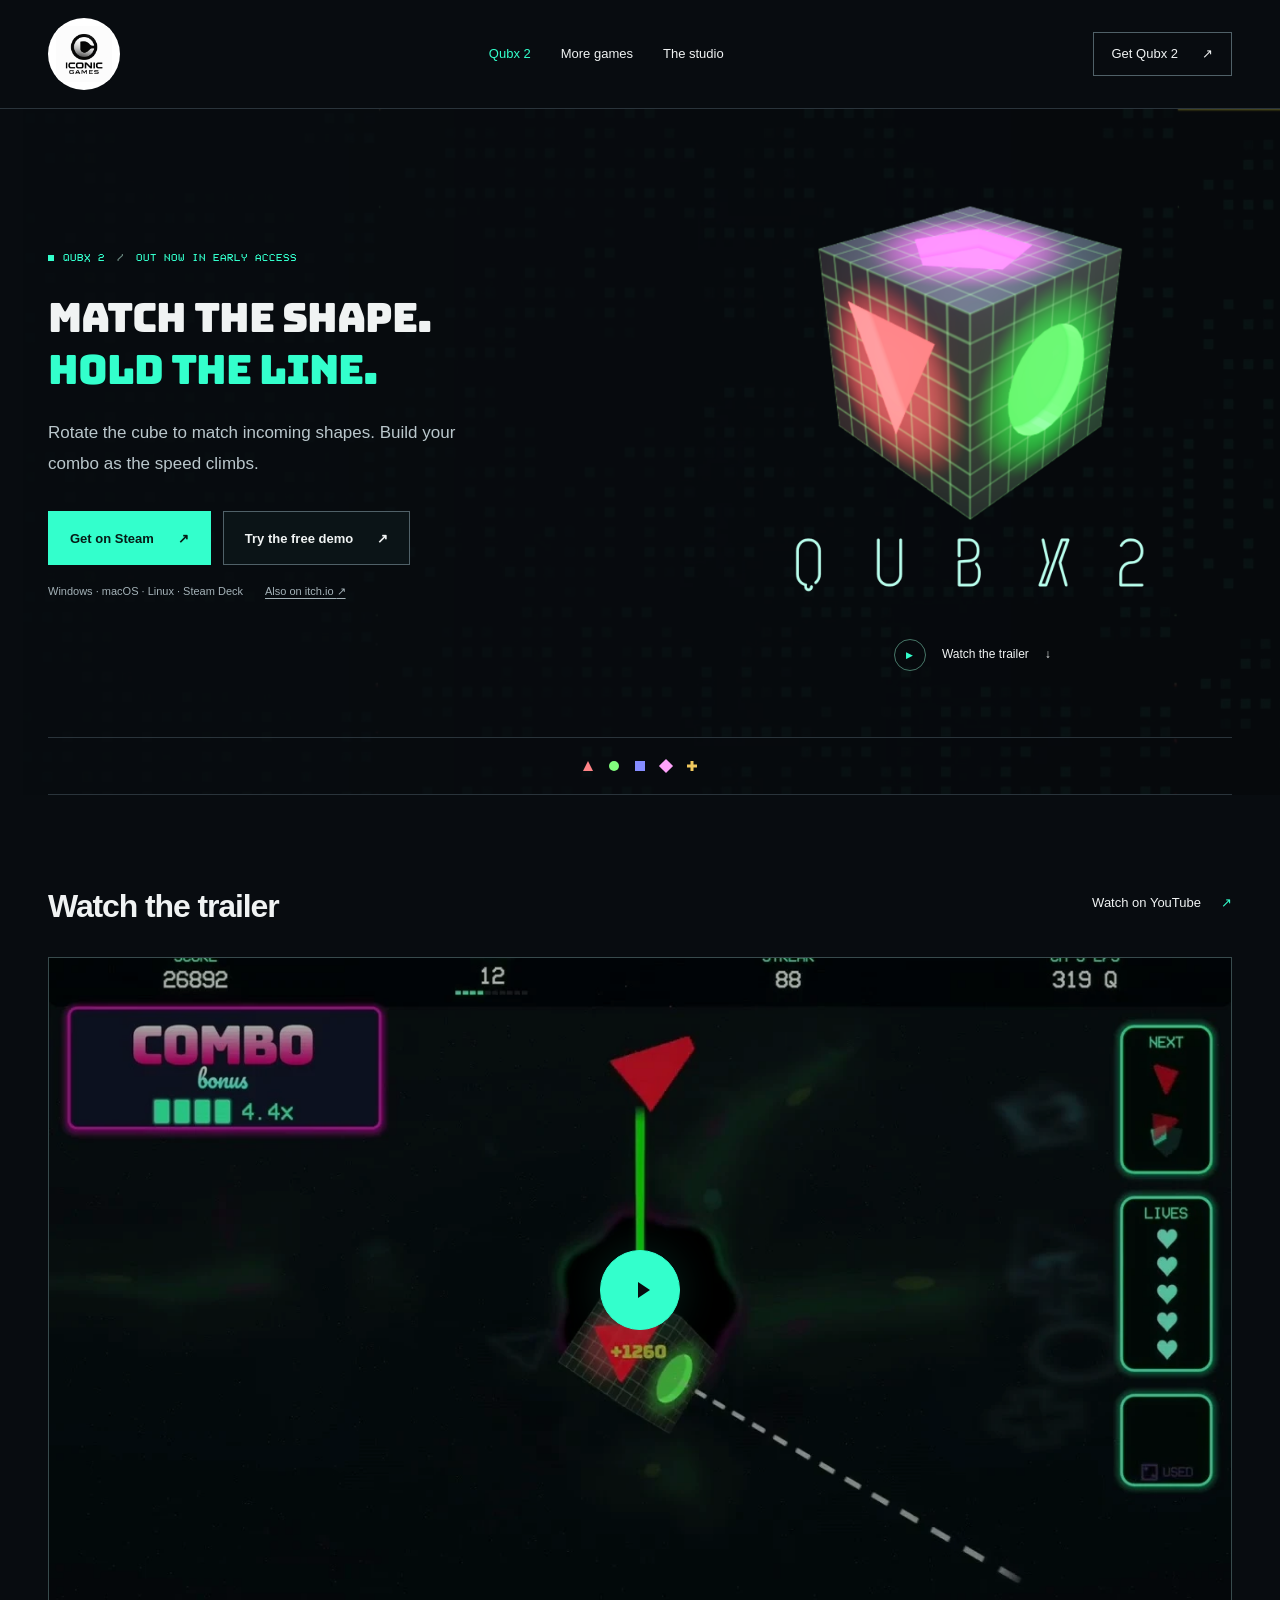
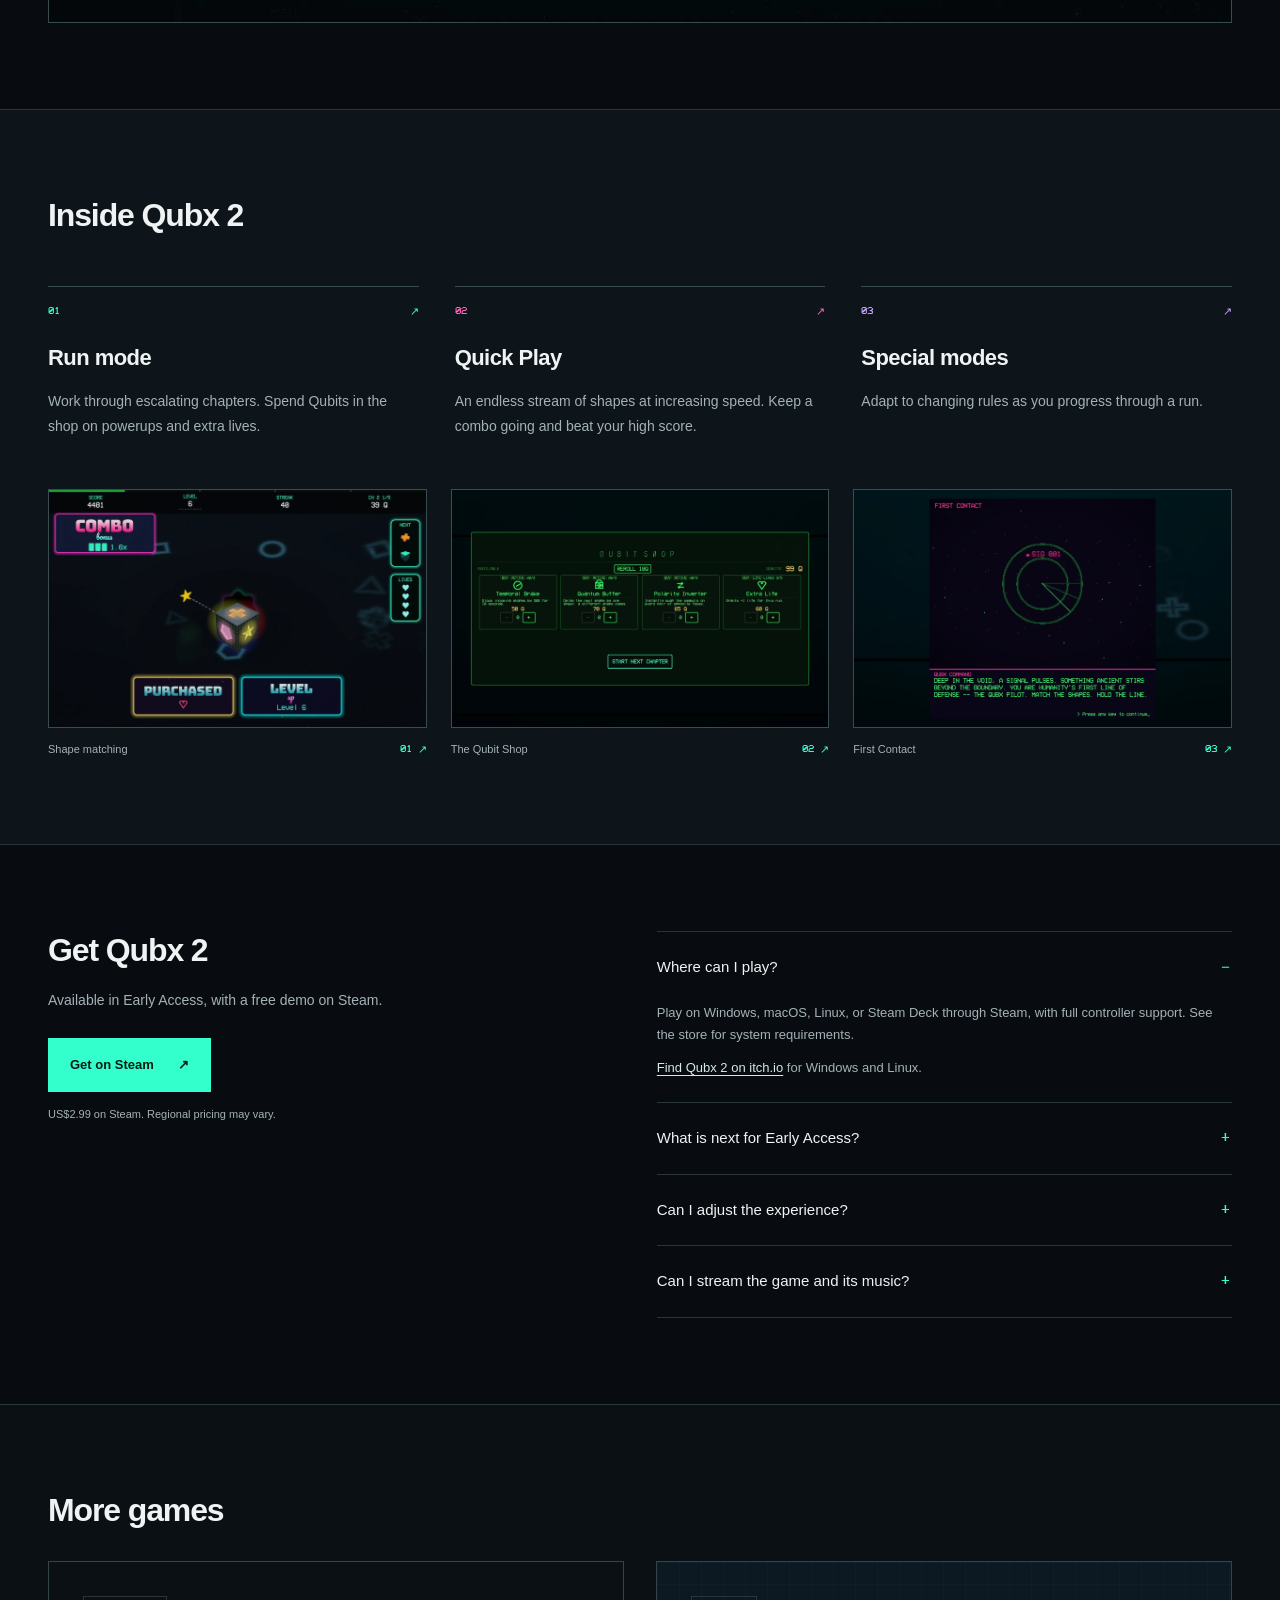
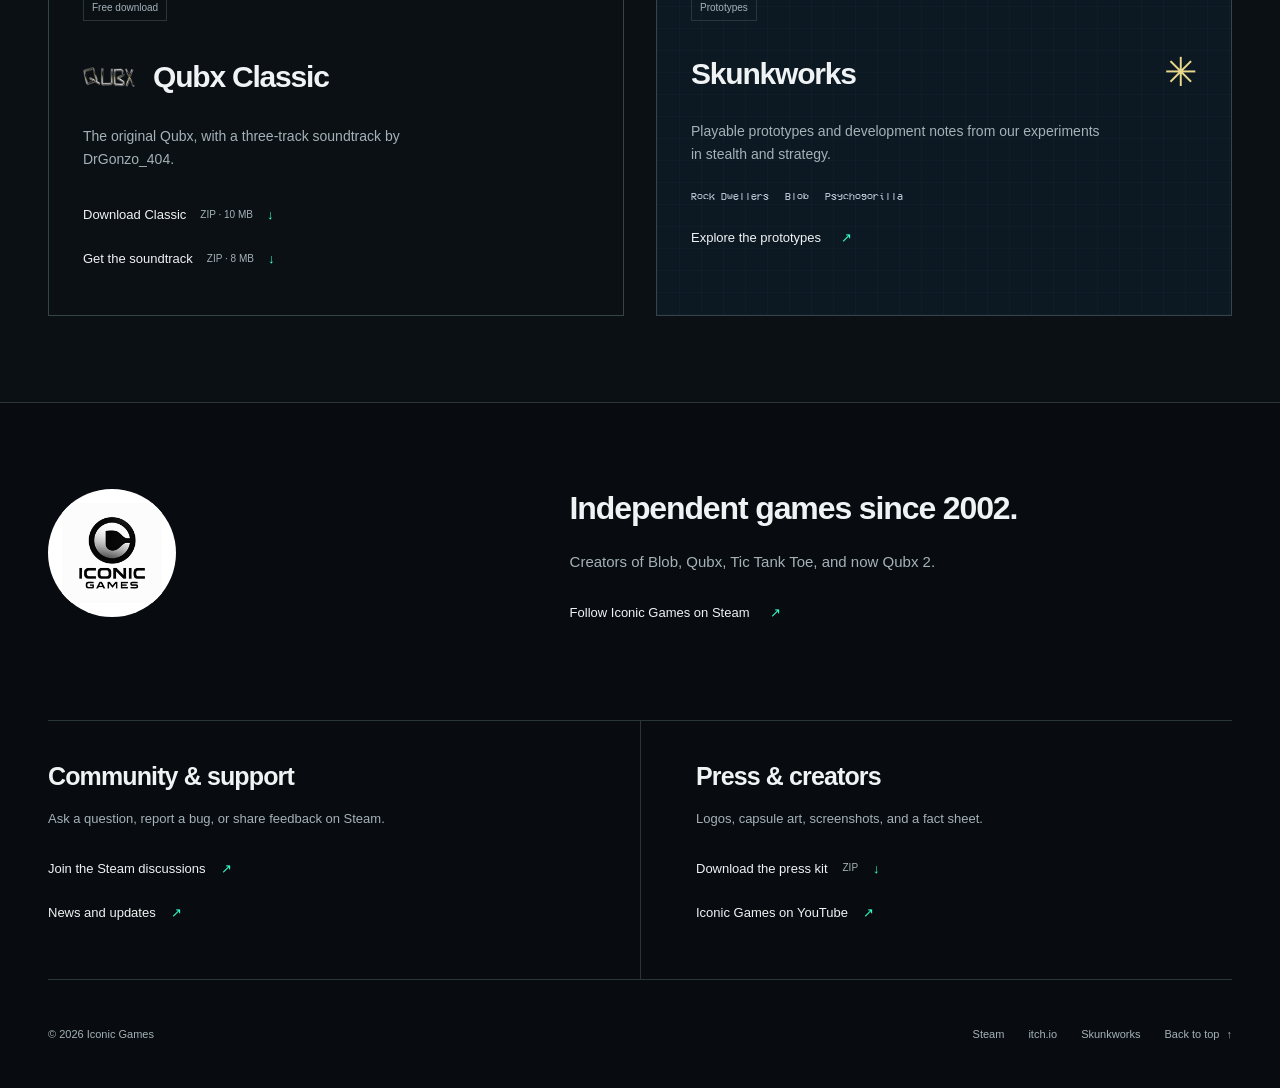
<file: index.html>
<!doctype html>
<html lang="en">
  <head>
    <meta charset="UTF-8" />
    <meta name="viewport" content="width=device-width, initial-scale=1" />
    <title>Iconic Games</title>
    <meta
      name="description"
      content="Qubx 2 is a 3D shape matching game from Iconic Games. Watch the trailer, explore Run mode and Quick Play, and try the free Steam demo."
    />
    <meta name="theme-color" content="#080c10" />
    <meta name="color-scheme" content="dark" />
    <meta name="referrer" content="strict-origin-when-cross-origin" />
    <link rel="canonical" href="https://iconicgames.com/" />
    <meta property="og:type" content="website" />
    <meta property="og:site_name" content="Iconic Games" />
    <meta property="og:title" content="Iconic Games" />
    <meta
      property="og:description"
      content="Rotate the cube to match incoming shapes. Qubx 2 is out now in Early Access, with a free demo on Steam."
    />
    <meta property="og:url" content="https://iconicgames.com/" />
    <meta
      property="og:image"
      content="https://iconicgames.com/assets/qubx-2-social.jpg"
    />
    <meta
      property="og:image:alt"
      content="Qubx 2: a neon cube with geometric shapes on its faces"
    />
    <meta name="twitter:card" content="summary_large_image" />
    <link rel="icon" href="assets/favicon.png" type="image/png" />
    <link rel="stylesheet" href="styles.css" />
    <script src="site.js" defer></script>
  </head>
  <body>
    <a class="skip-link" href="#main">Skip to content</a>
    <header class="site-header">
      <div class="shell header-inner">
        <a
          class="studio-brand"
          href="index.html"
          aria-label="Iconic Games home"
        >
          <span class="studio-logo"
            ><img
              src="assets/iconic-games-logo.png"
              alt="Iconic Games"
              width="64"
              height="64"
          /></span>
        </a>
        <nav class="site-nav" aria-label="Main navigation">
          <a href="#qubx-2" aria-current="page">Qubx 2</a
          ><a href="#more-games">More games</a><a href="#studio">The studio</a>
        </nav>
        <a
          class="header-cta"
          href="https://store.steampowered.com/app/3856500/Qubx_2/"
          >Get Qubx 2 <span aria-hidden="true">↗</span></a
        >
      </div>
    </header>
    <main id="main">
      <section class="hero" id="qubx-2" aria-labelledby="hero-title">
        <div class="hero-grid" aria-hidden="true"></div>
        <div class="shell hero-inner">
          <div class="hero-copy">
            <p class="eyebrow">
              <span class="status-light" aria-hidden="true"></span> Qubx 2
              <span class="eyebrow-divider">/</span> Out now in Early Access
            </p>
            <h1 id="hero-title">
              Match the shape.<br /><span>Hold the line.</span>
            </h1>
            <p class="hero-description">
              Rotate the cube to match incoming shapes. Build your combo as the
              speed climbs.
            </p>
            <div class="hero-actions">
              <a
                class="button button-primary"
                href="https://store.steampowered.com/app/3856500/Qubx_2/"
                >Get on Steam <span aria-hidden="true">↗</span></a
              >
              <a
                class="button button-secondary"
                href="https://store.steampowered.com/app/3856500/Qubx_2/#demoGameBtn"
                >Try the free demo <span aria-hidden="true">↗</span></a
              >
            </div>
            <div class="hero-meta">
              <p>Windows · macOS · Linux · Steam Deck</p>
              <a href="https://iconicgame.itch.io/qubx-2"
                >Also on itch.io <span aria-hidden="true">↗</span></a
              >
            </div>
          </div>
          <div class="hero-art">
            <img
              class="qubx-logo"
              src="assets/qubx-2-logo.png"
              alt="Qubx 2"
              width="1024"
              height="1024"
              fetchpriority="high"
            />
            <a class="watch-link" href="#trailer"
              ><span class="small-play" aria-hidden="true">▶</span> Watch the
              trailer <span aria-hidden="true">↓</span></a
            >
          </div>
        </div>
        <div class="shell hero-divider" aria-hidden="true">
          <div class="shape-sequence" aria-hidden="true">
            <i class="shape-triangle"></i><i class="shape-circle"></i
            ><i class="shape-square"></i><i class="shape-diamond"></i
            ><i class="shape-cross"></i>
          </div>
        </div>
      </section>
      <section
        class="section shell"
        id="trailer"
        aria-labelledby="trailer-title"
      >
        <div class="section-heading">
          <div>
            <h2 id="trailer-title">Watch the trailer</h2>
          </div>
          <a
            class="text-link"
            href="https://www.youtube.com/watch?v=He80x8rVXrY"
            >Watch on YouTube <span aria-hidden="true">↗</span></a
          >
        </div>
        <div class="trailer-frame" data-trailer>
          <a
            class="trailer-cover"
            href="https://www.youtube.com/watch?v=He80x8rVXrY"
            aria-label="Play the Qubx 2 trailer"
            data-trailer-play
          >
            <img
              src="assets/trailer-poster.webp"
              alt=""
              width="1280"
              height="720"
              loading="lazy"
            />
            <span class="play-button" aria-hidden="true"
              ><svg viewBox="0 0 24 24" width="24" height="24">
                <path d="m8 4 12 8-12 8Z" fill="currentColor" /></svg
            ></span>
          </a>
        </div>
      </section>
      <section
        class="section gameplay-section"
        aria-labelledby="gameplay-title"
      >
        <div class="shell">
          <div class="section-heading">
            <div>
              <h2 id="gameplay-title">Inside Qubx 2</h2>
            </div>
          </div>
          <div class="feature-grid">
            <article class="feature">
              <span class="feature-number"
                >01 <span aria-hidden="true">↗</span></span
              >
              <h3>Run mode</h3>
              <p>
                Work through escalating chapters. Spend Qubits in the shop on
                powerups and extra lives.
              </p>
            </article>
            <article class="feature">
              <span class="feature-number"
                >02 <span aria-hidden="true">↗</span></span
              >
              <h3>Quick Play</h3>
              <p>
                An endless stream of shapes at increasing speed. Keep a combo
                going and beat your high score.
              </p>
            </article>
            <article class="feature">
              <span class="feature-number"
                >03 <span aria-hidden="true">↗</span></span
              >
              <h3>Special modes</h3>
              <p>Adapt to changing rules as you progress through a run.</p>
            </article>
          </div>
          <div class="screenshots" role="group" aria-label="Qubx 2 screenshots">
            <figure>
              <a
                href="assets/screenshots/shape-matching.webp"
                aria-label="View the shape matching screenshot at full size"
                ><img
                  src="assets/screenshots/shape-matching.webp"
                  alt="A star approaches the cube as a combo builds during a run."
                  width="1600"
                  height="1005"
                  loading="lazy"
              /></a>
              <figcaption>
                <span>Shape matching</span><span aria-hidden="true">01 ↗</span>
              </figcaption>
            </figure>
            <figure>
              <a
                href="assets/screenshots/qubit-shop.webp"
                aria-label="View the Qubit Shop screenshot at full size"
                ><img
                  src="assets/screenshots/qubit-shop.webp"
                  alt="The Qubit Shop offers powerups and an extra life between chapters."
                  width="1600"
                  height="1005"
                  loading="lazy"
              /></a>
              <figcaption>
                <span>The Qubit Shop</span><span aria-hidden="true">02 ↗</span>
              </figcaption>
            </figure>
            <figure>
              <a
                href="assets/screenshots/first-contact.webp"
                aria-label="View the First Contact screenshot at full size"
                ><img
                  src="assets/screenshots/first-contact.webp"
                  alt="A pixel art radar screen introduces the First Contact chapter."
                  width="1600"
                  height="1005"
                  loading="lazy"
              /></a>
              <figcaption>
                <span>First Contact</span><span aria-hidden="true">03 ↗</span>
              </figcaption>
            </figure>
          </div>
        </div>
      </section>
      <section
        class="section shell details-section"
        aria-labelledby="details-title"
      >
        <div class="details-intro">
          <h2 id="details-title">Get Qubx 2</h2>
          <p>Available in Early Access, with a free demo on Steam.</p>
          <a
            class="button button-primary"
            href="https://store.steampowered.com/app/3856500/Qubx_2/"
            >Get on Steam <span aria-hidden="true">↗</span></a
          >
          <p class="price-note">US$2.99 on Steam. Regional pricing may vary.</p>
        </div>
        <div class="game-details">
          <details open>
            <summary>Where can I play?</summary>
            <div class="details-body">
              <p>
                Play on Windows, macOS, Linux, or Steam Deck through Steam, with
                full controller support. See the store for system requirements.
              </p>
              <p>
                <a href="https://iconicgame.itch.io/qubx-2"
                  >Find Qubx 2 on itch.io</a
                >
                for Windows and Linux.
              </p>
            </div>
          </details>
          <details>
            <summary>What is next for Early Access?</summary>
            <div class="details-body">
              <p>
                We are tuning difficulty, the run economy, and game feel with
                player feedback. There is no fixed date for leaving Early
                Access.
              </p>
              <p>
                <a href="https://store.steampowered.com/news/app/3856500"
                  >Read the latest updates <span aria-hidden="true">↗</span></a
                >
              </p>
            </div>
          </details>
          <details>
            <summary>Can I adjust the experience?</summary>
            <div class="details-body">
              <p>
                Choose your difficulty, remap controls, and adjust visual
                effects with reduced motion, reduced flashes, and high contrast
                shapes.
              </p>
              <p>
                The interface supports English, French, German, Spanish,
                Japanese, Simplified Chinese, and Welsh.
              </p>
            </div>
          </details>
          <details>
            <summary>Can I stream the game and its music?</summary>
            <div class="details-body">
              <p>
                Yes. You can stream, record, and monetize content featuring Qubx
                2 and its soundtrack. Our music has no royalty obligations or
                DMCA claims.
              </p>
              <p>
                The Qubx 2 soundtrack is by the Qubx2 Dev Team. Generative AI
                tools were used in parts of its creation, as disclosed on Steam.
              </p>
              <p>
                <a href="#press"
                  >Get the press assets <span aria-hidden="true">↓</span></a
                >
              </p>
            </div>
          </details>
        </div>
      </section>
      <section
        class="section more-section"
        id="more-games"
        aria-labelledby="more-title"
      >
        <div class="shell">
          <div class="section-heading">
            <div>
              <h2 id="more-title">More games</h2>
            </div>
          </div>
          <div class="more-grid">
            <article class="classic-project" id="qubx-classic">
              <div class="project-topline">
                <span class="project-tag">Free download</span>
              </div>
              <div class="classic-heading">
                <img
                  src="qubx.png"
                  alt=""
                  width="70"
                  height="70"
                  loading="lazy"
                />
                <h3>Qubx Classic</h3>
              </div>
              <p>
                The original Qubx, with a three-track soundtrack by DrGonzo_404.
              </p>
              <div class="project-links">
                <a
                  class="text-link"
                  href="https://github.com/IconicGamesQubx/IconicGamesQubx.github.io/releases/download/qubx-classic-v1/QubxFull.zip"
                  >Download Classic <span class="link-meta">ZIP · 10 MB</span
                  ><span aria-hidden="true">↓</span></a
                ><a
                  class="text-link"
                  href="https://github.com/IconicGamesQubx/IconicGamesQubx.github.io/releases/download/qubx-classic-v1/QubxOST.zip"
                  >Get the soundtrack <span class="link-meta">ZIP · 8 MB</span
                  ><span aria-hidden="true">↓</span></a
                >
              </div>
            </article>
            <article class="skunkworks-project" id="skunkworks">
              <div class="project-topline">
                <span class="project-tag">Prototypes</span>
              </div>
              <h3>
                Skunkworks<span class="skunkworks-asterisk" aria-hidden="true"
                  >✳</span
                >
              </h3>
              <p>
                Playable prototypes and development notes from our experiments
                in stealth and strategy.
              </p>
              <div class="prototype-list">
                <span>Rock Dwellers</span><span>Blob</span
                ><span>Psychogorilla</span>
              </div>
              <a class="text-link" href="skunkworks.html"
                >Explore the prototypes <span aria-hidden="true">↗</span></a
              >
            </article>
          </div>
        </div>
      </section>
      <section
        class="section shell studio-section"
        id="studio"
        aria-labelledby="studio-title"
      >
        <div class="studio-heading">
          <span class="studio-logo"
            ><img
              src="assets/iconic-games-logo.png"
              alt="Iconic Games"
              width="112"
              height="112"
              loading="lazy"
          /></span>
        </div>
        <div class="studio-copy">
          <h2 id="studio-title">Independent games since 2002.</h2>
          <p>Creators of Blob, Qubx, Tic Tank Toe, and now Qubx 2.</p>
          <a
            class="text-link"
            href="https://store.steampowered.com/developer/IconicGames"
            >Follow Iconic Games on Steam <span aria-hidden="true">↗</span></a
          >
        </div>
      </section>
      <section class="shell contact-grid" aria-label="Community and press">
        <div class="contact-block">
          <h2>Community &amp; support</h2>
          <p>Ask a question, report a bug, or share feedback on Steam.</p>
          <a
            class="text-link"
            href="https://steamcommunity.com/app/3856500/discussions/"
            >Join the Steam discussions <span aria-hidden="true">↗</span></a
          ><a
            class="text-link"
            href="https://store.steampowered.com/news/app/3856500"
            >News and updates <span aria-hidden="true">↗</span></a
          >
        </div>
        <div class="contact-block" id="press">
          <h2>Press &amp; creators</h2>
          <p>Logos, capsule art, screenshots, and a fact sheet.</p>
          <a class="text-link" href="downloads/qubx-2-press-kit.zip" download
            >Download the press kit <span class="link-meta">ZIP</span
            ><span aria-hidden="true">↓</span></a
          ><a class="text-link" href="https://www.youtube.com/@IconicGamesTeam"
            >Iconic Games on YouTube <span aria-hidden="true">↗</span></a
          >
        </div>
      </section>
    </main>
    <footer class="site-footer shell">
      <p>© 2026 Iconic Games</p>
      <nav aria-label="Footer navigation">
        <a href="https://store.steampowered.com/developer/IconicGames">Steam</a
        ><a href="https://iconicgame.itch.io/qubx-2">itch.io</a
        ><a href="skunkworks.html">Skunkworks</a
        ><a href="#qubx-2">Back to top <span aria-hidden="true">↑</span></a>
      </nav>
    </footer>
  </body>
</html>
</file>
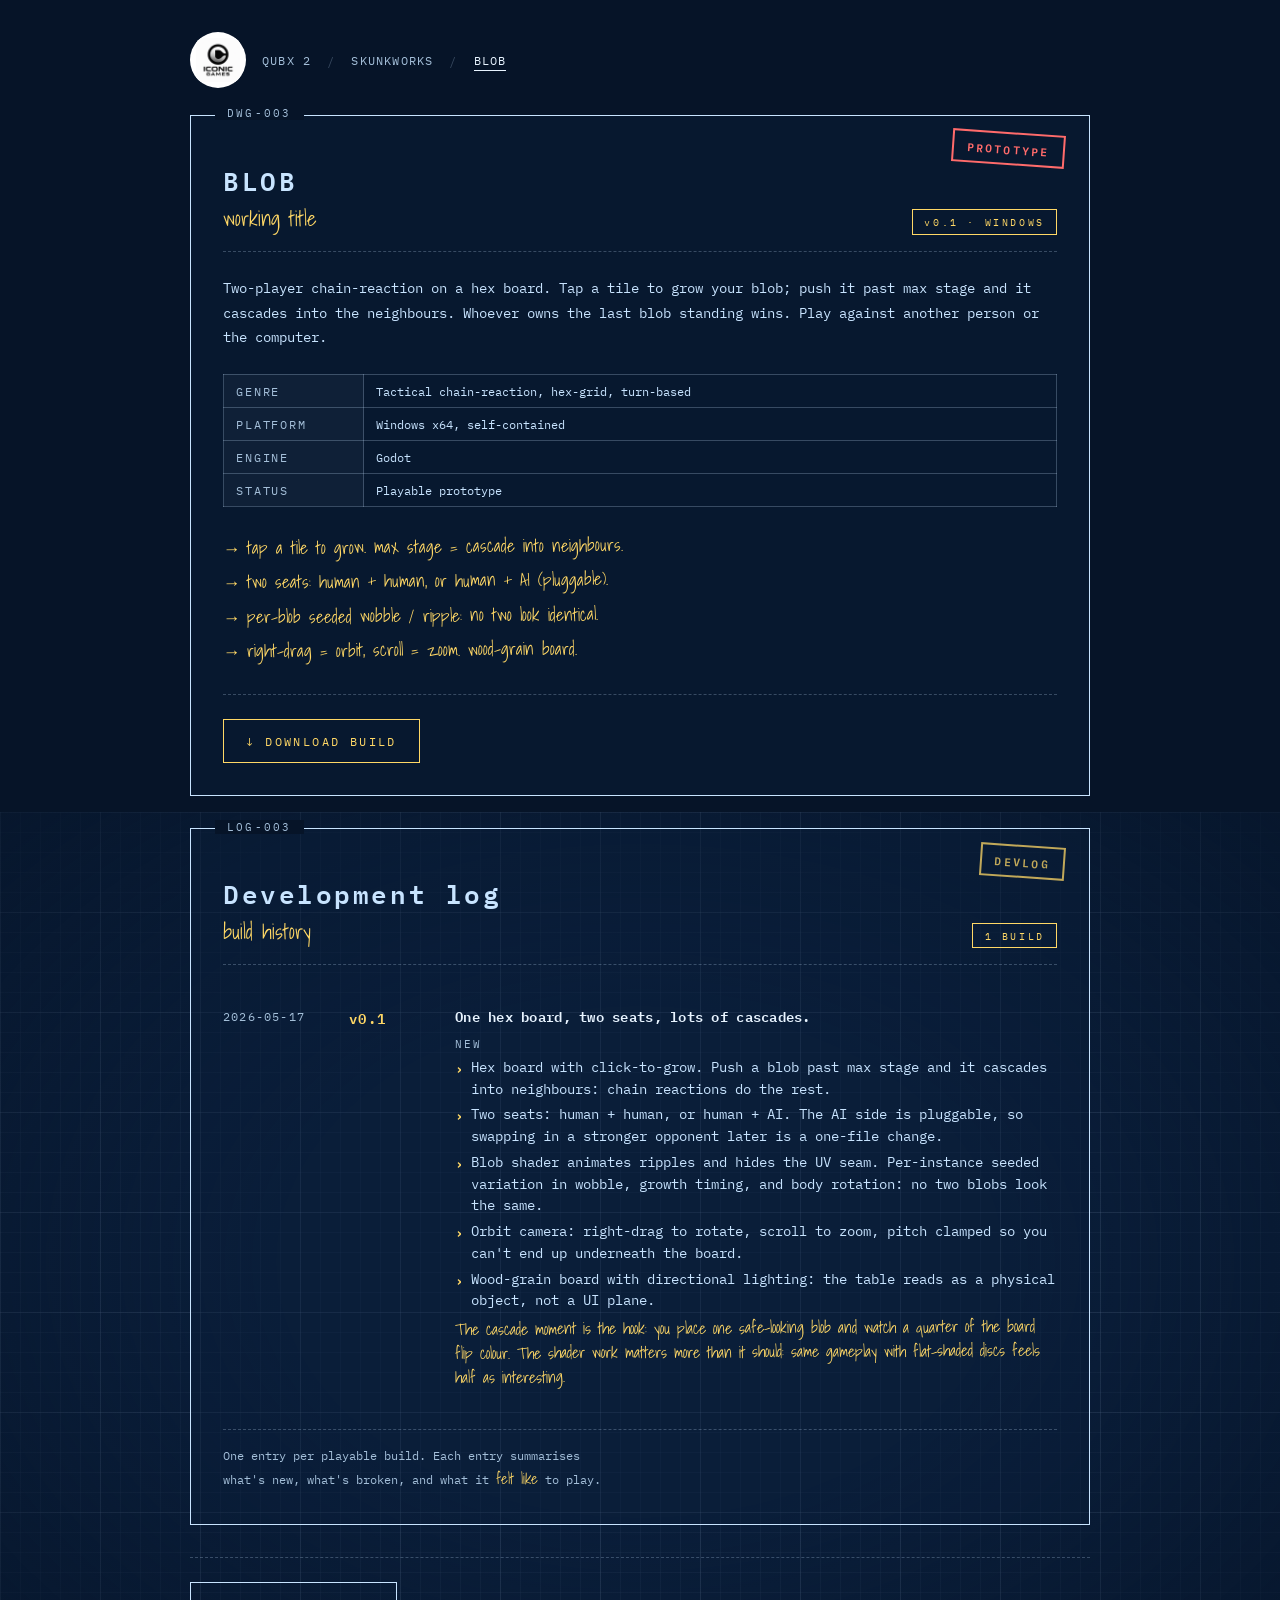
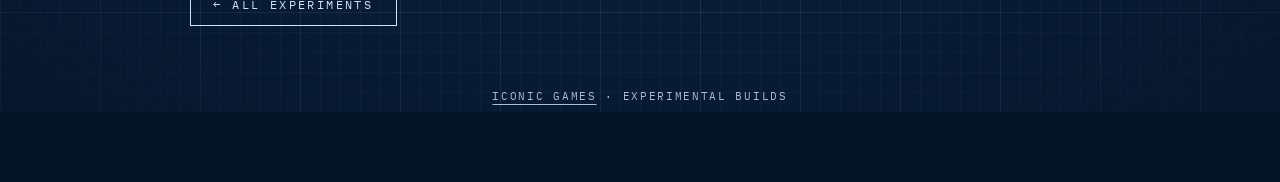
<file: skunkworks-blob-devlog.html>
<!DOCTYPE html>
<html lang="en">
<head>
  <meta charset="UTF-8">
  <meta name="viewport" content="width=device-width, initial-scale=1.0">
  <meta http-equiv="refresh" content="0; url=skunkworks-blob.html#blob-devlog">
  <title>Blob Devlog — Iconic Games</title>
  <link rel="canonical" href="skunkworks-blob.html#blob-devlog">
  <link rel="stylesheet" href="skunkworks.css">
</head>
<body>
  <main class="container">
    <h1>Blob development log</h1>
    <p class="blurb">The development log is now part of the project page.</p>
    <a class="btn btn-primary" href="skunkworks-blob.html#blob-devlog">VIEW DEVELOPMENT LOG →</a>
  </main>
</body>
</html>
</file>
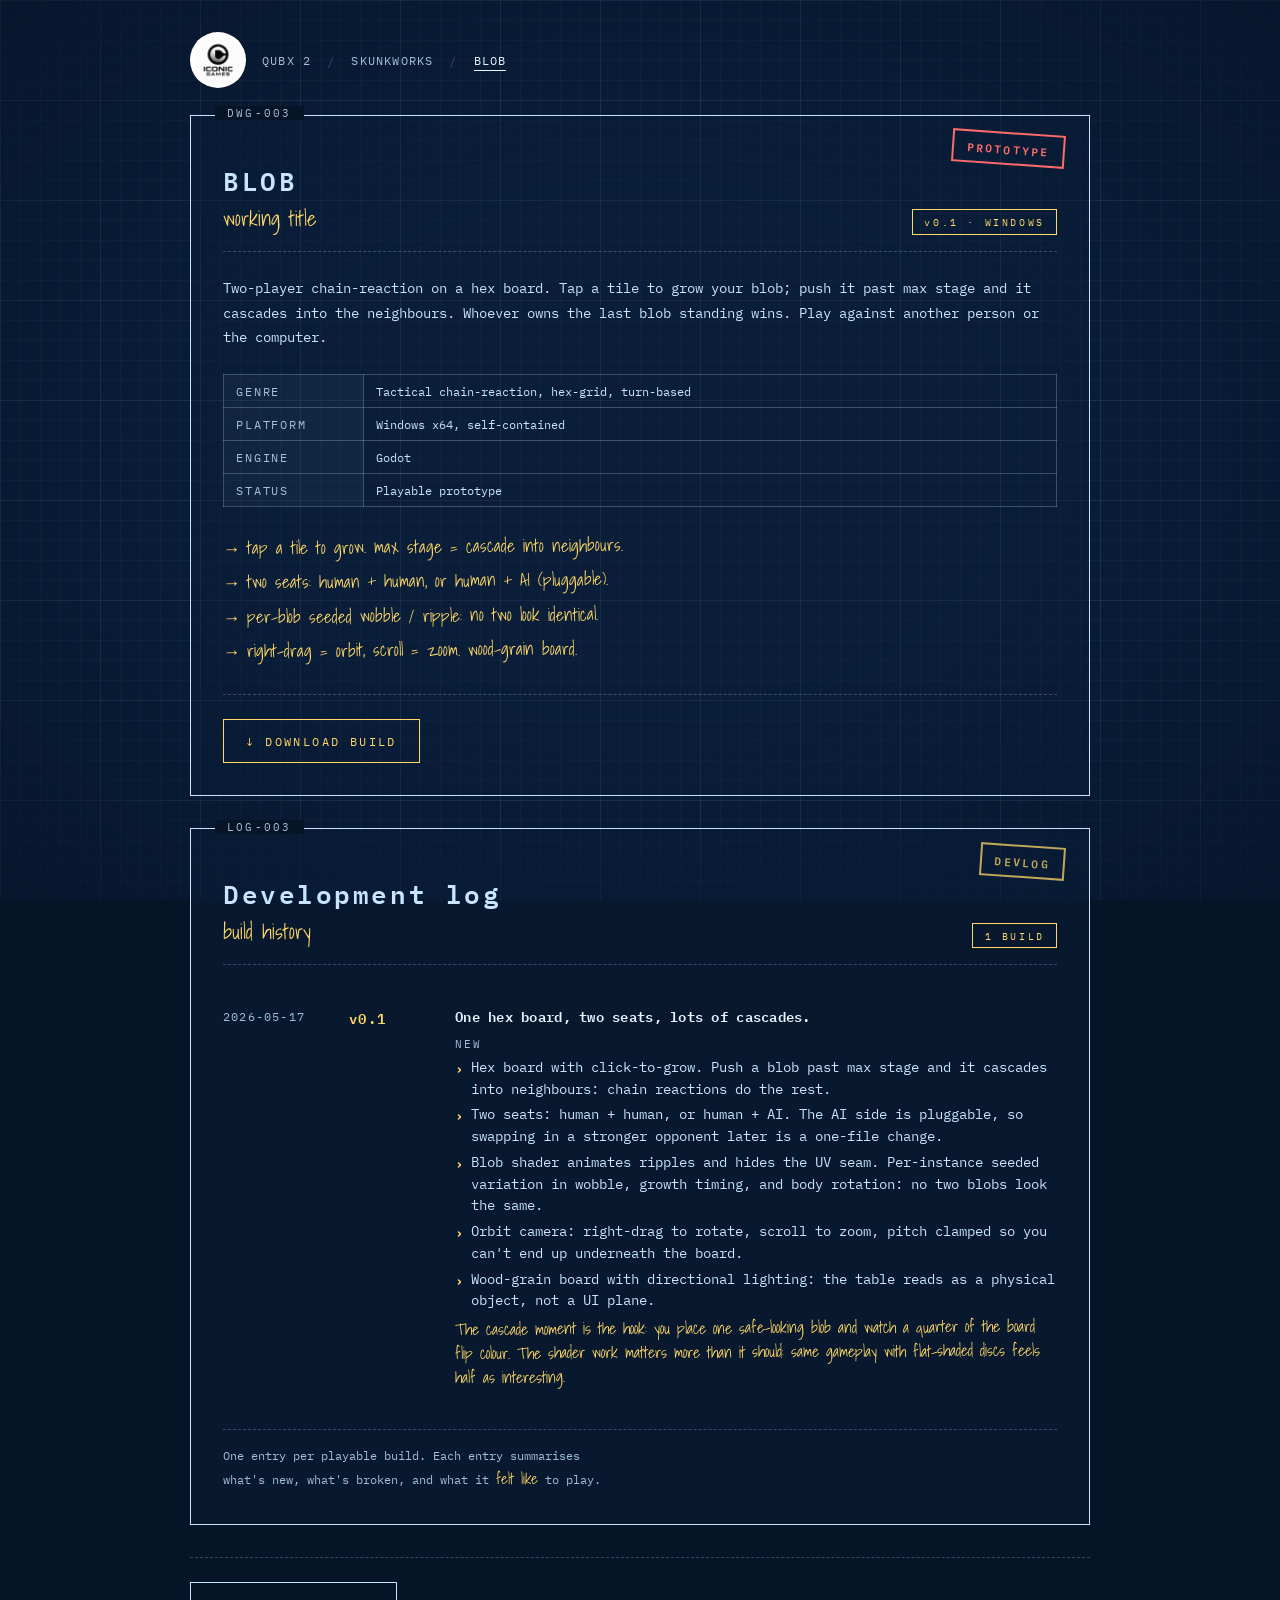
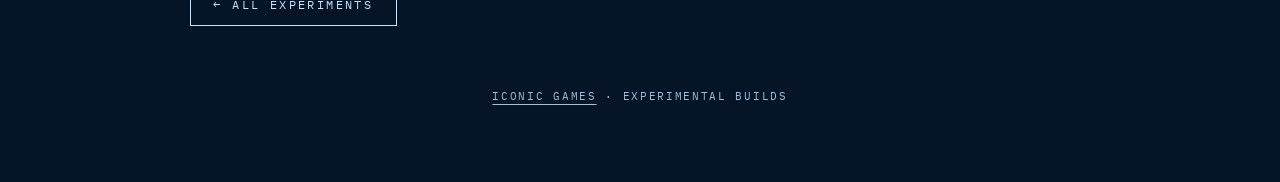
<file: skunkworks-blob.html>
<!DOCTYPE html>
<html lang="en">
<head>
  <meta charset="UTF-8">
  <meta name="viewport" content="width=device-width, initial-scale=1.0">
  <title>Iconic Games: Blob</title>
  <meta name="description" content="Grow your blobs across a hex board and set off cascading takeovers. Play against a friend or the computer.">

  <link rel="preconnect" href="https://fonts.googleapis.com">
  <link rel="preconnect" href="https://fonts.gstatic.com" crossorigin>
  <link href="https://fonts.googleapis.com/css2?family=IBM+Plex+Mono:wght@300;400;600&family=Shadows+Into+Light&display=swap" rel="stylesheet">
  <link rel="stylesheet" href="skunkworks.css">
  <link rel="icon" href="assets/favicon.png" type="image/png">
  <meta name="theme-color" content="#061428">
</head>
<body>
  <a class="skip-link" href="#main">Skip to content</a>
  <div class="container">
    <nav class="sw-nav" aria-label="Main navigation">
      <a class="sw-brand" href="index.html" aria-label="Iconic Games home"><span class="studio-logo"><img src="assets/iconic-games-logo.png" alt="Iconic Games" width="48" height="48"></span></a>
      <a href="index.html">QUBX 2</a>
      <span class="sep">/</span>
      <a href="skunkworks.html">SKUNKWORKS</a>
      <span class="sep">/</span>
      <span class="active">BLOB</span>
    </nav>

    <main id="main">

    <article class="project" id="blob-project" data-dwg="003">
      <div class="stamp">PROTOTYPE</div>

      <header class="project-header">
        <div>
          <h1 class="project-title">BLOB</h1>
          <div class="project-subtitle">working title</div>
        </div>
        <div class="status-tag">v0.1 · WINDOWS</div>
      </header>

      <p class="blurb">
        Two-player chain-reaction on a hex board. Tap a tile to grow your blob;
        push it past max stage and it cascades into the neighbours. Whoever owns
        the last blob standing wins. Play against another person or the computer.
      </p>

      <table class="spec-table">
        <tr><td>GENRE</td><td>Tactical chain-reaction, hex-grid, turn-based</td></tr>
        <tr><td>PLATFORM</td><td>Windows x64, self-contained</td></tr>
        <tr><td>ENGINE</td><td>Godot</td></tr>
        <tr><td>STATUS</td><td>Playable prototype</td></tr>
      </table>

      <div class="annotations">
        <p>tap a tile to grow. max stage = cascade into neighbours.</p>
        <p>two seats: human + human, or human + AI (pluggable).</p>
        <p>per-blob seeded wobble / ripple: no two look identical.</p>
        <p>right-drag = orbit, scroll = zoom. wood-grain board.</p>
      </div>

      <div class="btn-row">
        <a href="https://github.com/IconicGamesQubx/IconicGamesQubx.github.io/releases/download/blob-prototype-v0.1/Blob.7z" class="btn btn-primary">↓ DOWNLOAD BUILD</a>
      </div>
    </article>

    <section class="project project-log" id="blob-devlog" aria-labelledby="devlog-title" data-dwg="003">
      <div class="stamp stamp-log">DEVLOG</div>

      <header class="project-header">
        <div>
          <h2 class="project-title" id="devlog-title">Development log</h2>
          <div class="project-subtitle">build history</div>
        </div>
        <div class="status-tag">1 BUILD</div>
      </header>

      <ol class="log">
        <li class="log-entry">
          <div class="log-date">2026-05-17</div>
          <div class="log-ver">v0.1</div>
          <div class="log-msg">
            <strong>One hex board, two seats, lots of cascades.</strong>
            <div class="log-section"><em>New</em>
              <ul>
                <li>Hex board with click-to-grow. Push a blob past max stage and it cascades into neighbours: chain reactions do the rest.</li>
                <li>Two seats: human + human, or human + AI. The AI side is pluggable, so swapping in a stronger opponent later is a one-file change.</li>
                <li>Blob shader animates ripples and hides the UV seam. Per-instance seeded variation in wobble, growth timing, and body rotation: no two blobs look the same.</li>
                <li>Orbit camera: right-drag to rotate, scroll to zoom, pitch clamped so you can't end up underneath the board.</li>
                <li>Wood-grain board with directional lighting: the table reads as a physical object, not a UI plane.</li>
              </ul>
            </div>
            <span class="log-note">The cascade moment is the hook: you place one safe-looking blob and watch a quarter of the board flip colour. The shader work matters more than it should: same gameplay with flat-shaded discs feels half as interesting.</span>
          </div>
        </li>
      </ol>

      <p class="log-footer">
        One entry per playable build. Each entry summarises<br>
        what's new, what's broken, and what it <em>felt like</em> to play.
      </p>

    </section>

    <div class="btn-row"><a class="btn" href="skunkworks.html">← ALL EXPERIMENTS</a></div>

    </main>
    <footer class="footer"><a href="index.html">ICONIC GAMES</a> &middot; EXPERIMENTAL BUILDS</footer>
  </div>
</body>
</html>
</file>
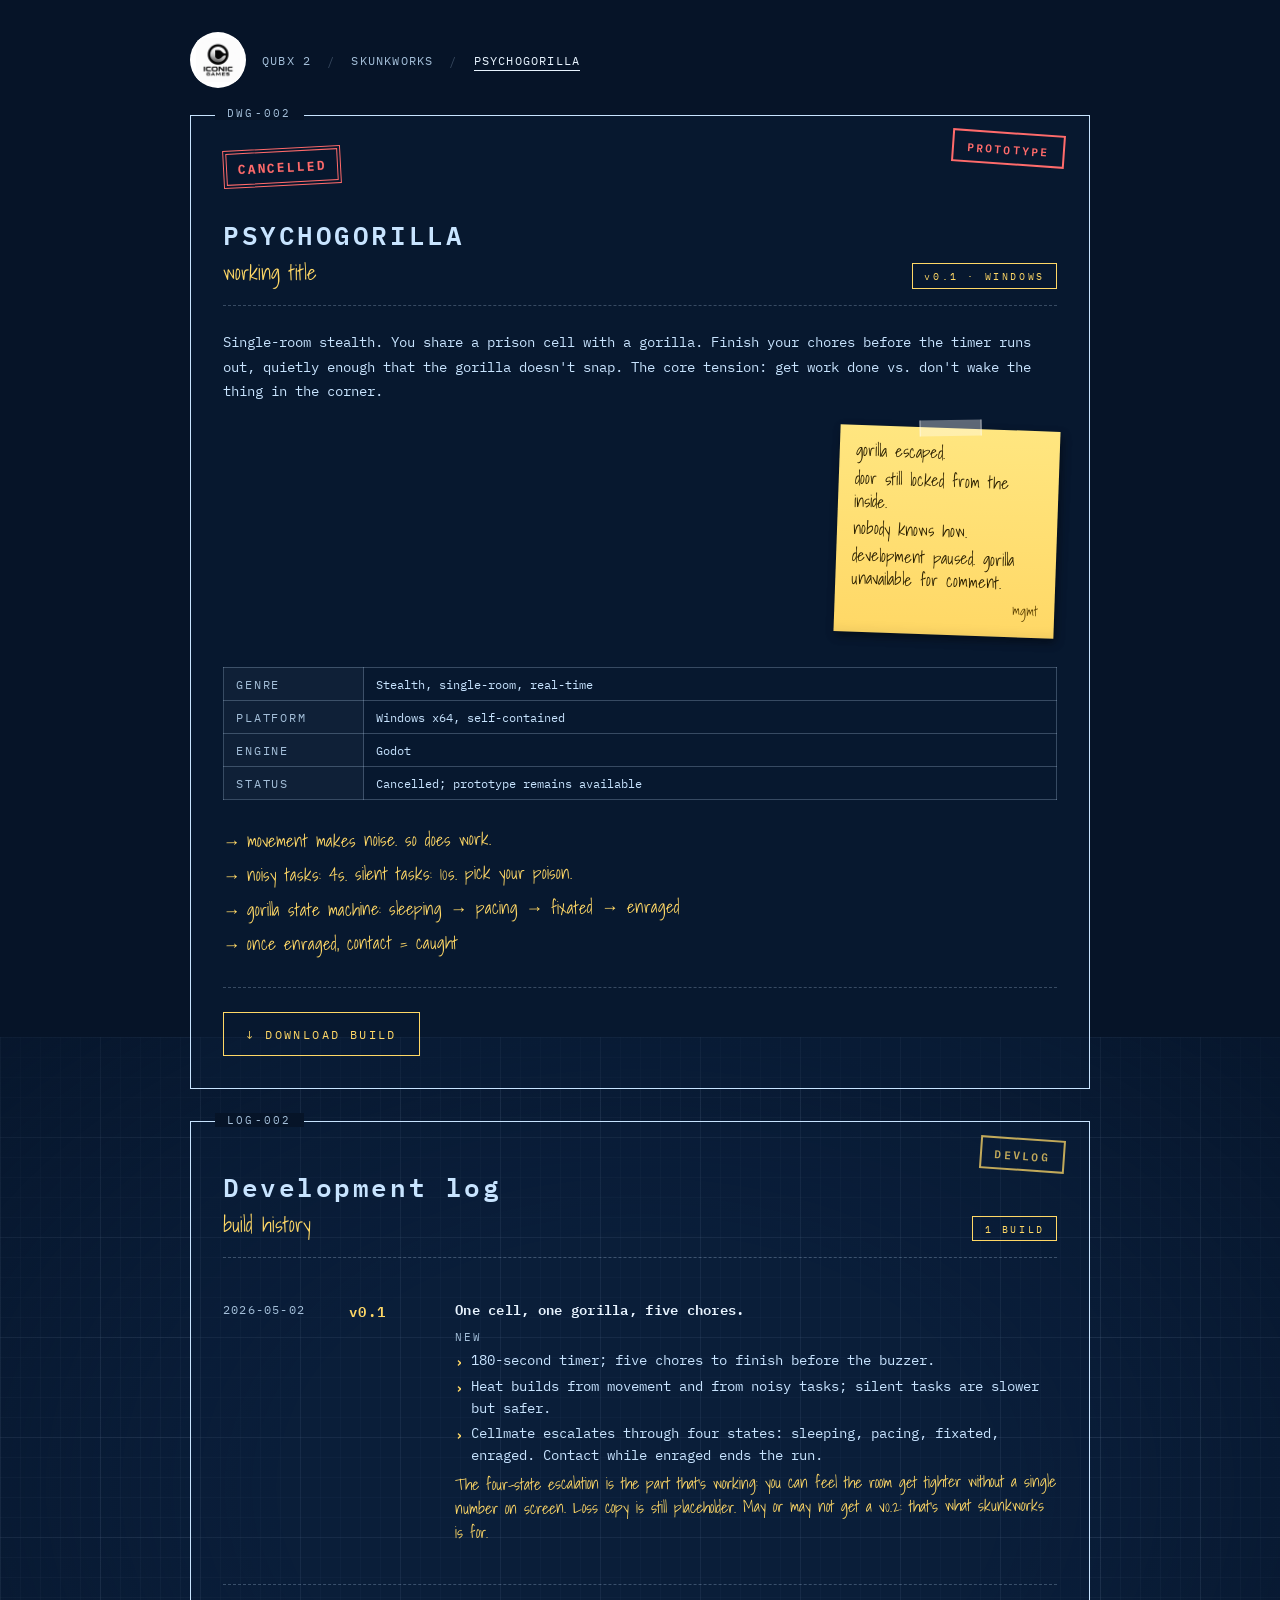
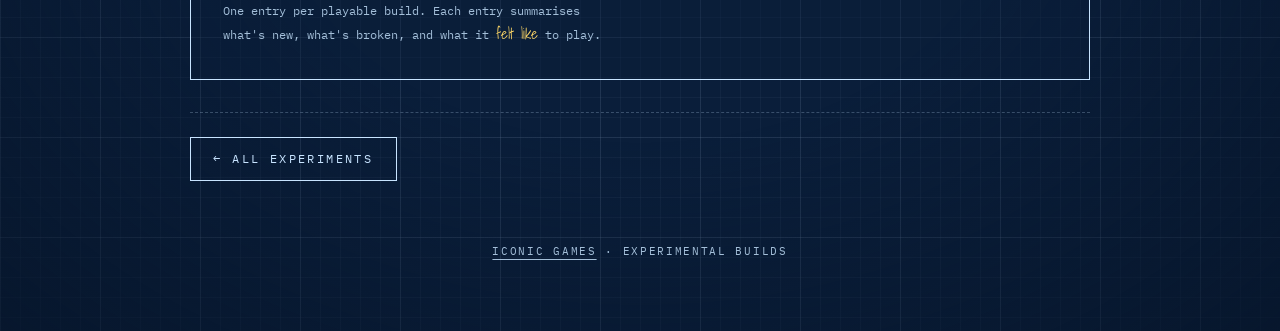
<file: skunkworks-psychogorilla-devlog.html>
<!DOCTYPE html>
<html lang="en">
<head>
  <meta charset="UTF-8">
  <meta name="viewport" content="width=device-width, initial-scale=1.0">
  <meta http-equiv="refresh" content="0; url=skunkworks-psychogorilla.html#pg-devlog">
  <title>Psychogorilla Devlog — Iconic Games</title>
  <link rel="canonical" href="skunkworks-psychogorilla.html#pg-devlog">
  <link rel="stylesheet" href="skunkworks.css">
</head>
<body>
  <main class="container">
    <h1>Psychogorilla development log</h1>
    <p class="blurb">The development log is now part of the project page.</p>
    <a class="btn btn-primary" href="skunkworks-psychogorilla.html#pg-devlog">VIEW DEVELOPMENT LOG →</a>
  </main>
</body>
</html>
</file>
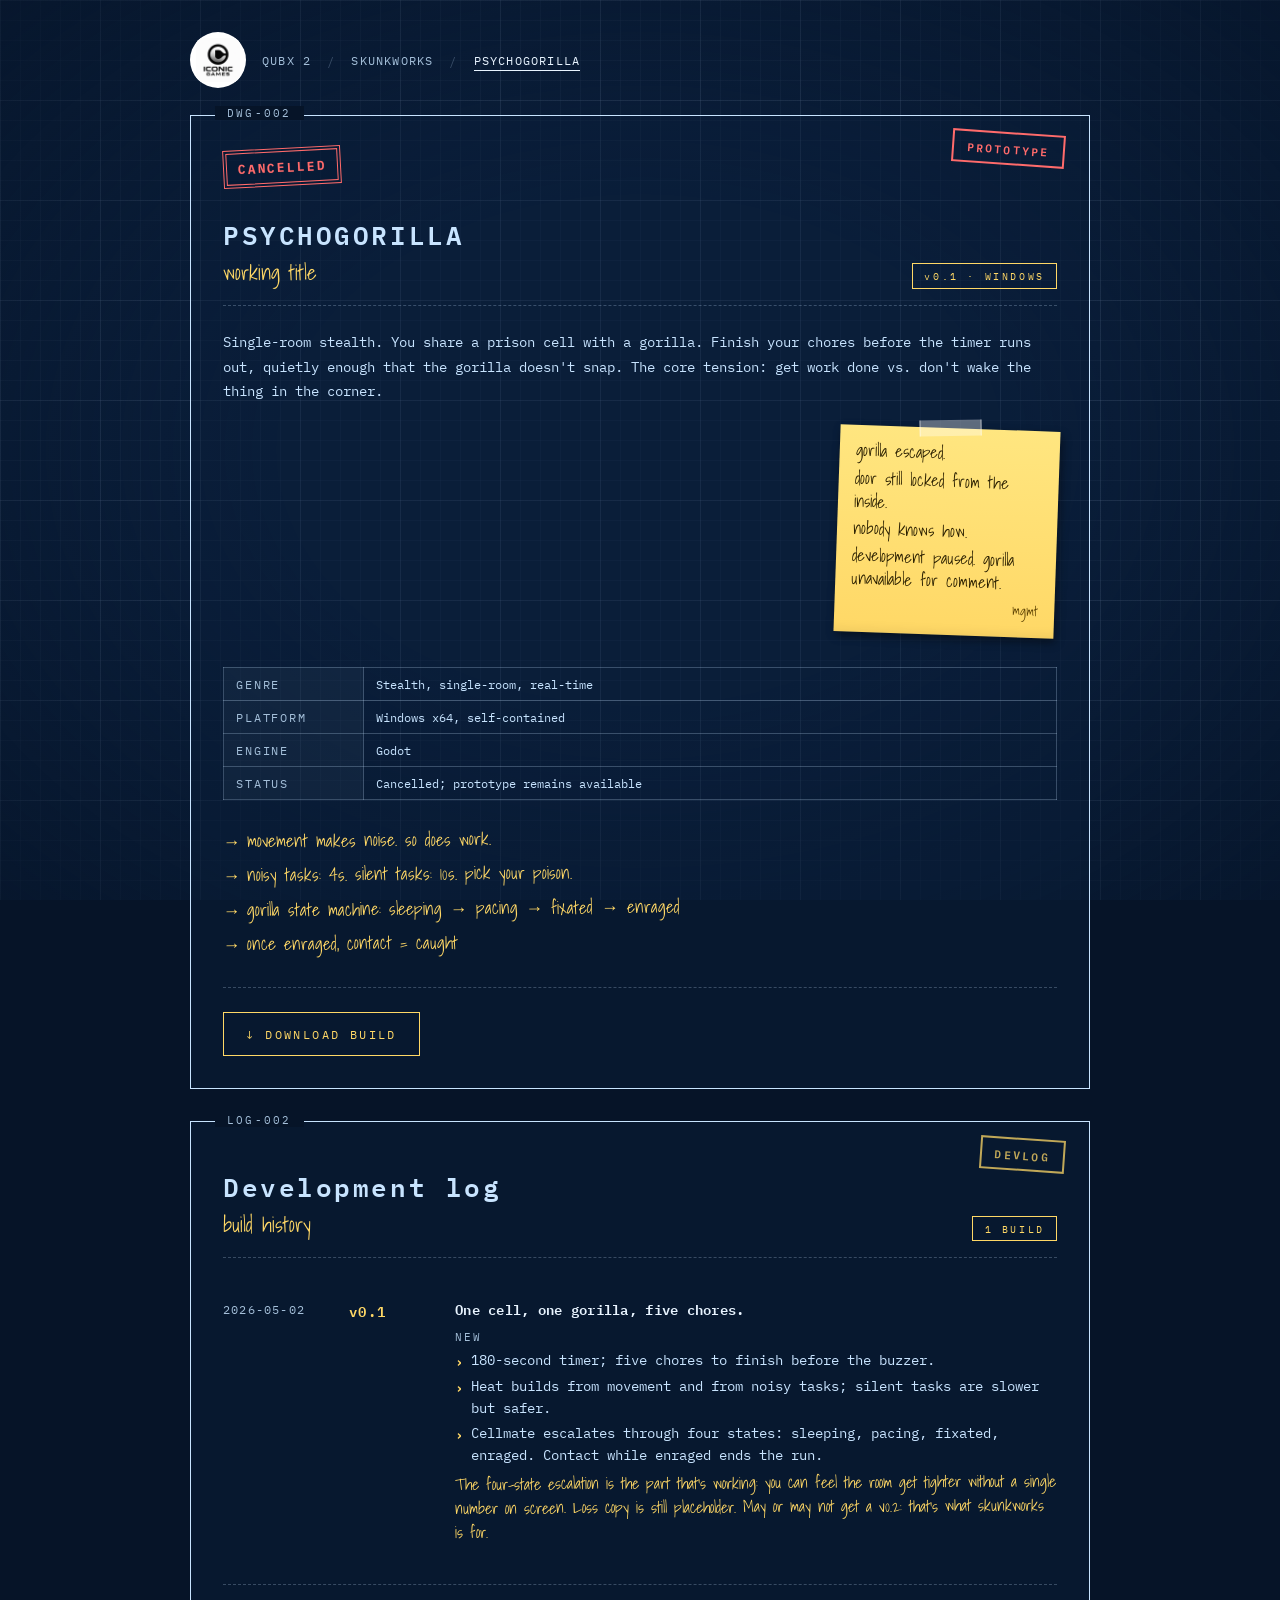
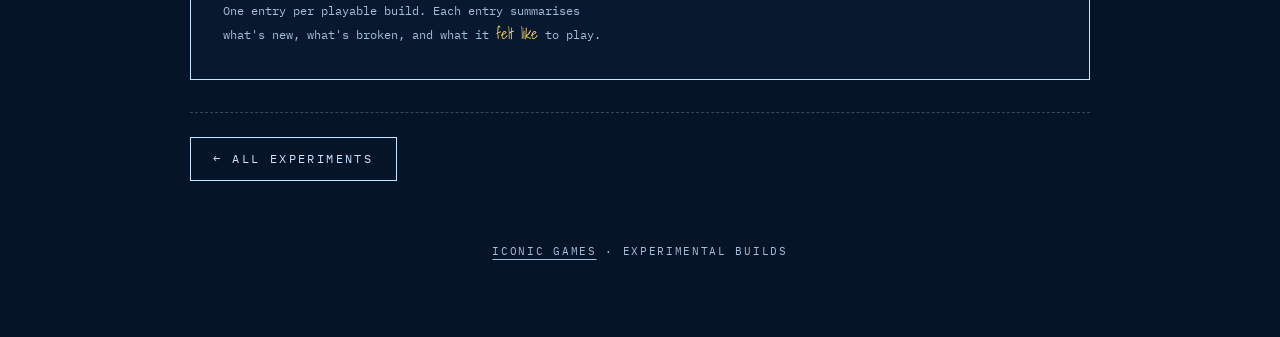
<file: skunkworks-psychogorilla.html>
<!DOCTYPE html>
<html lang="en">
<head>
  <meta charset="UTF-8">
  <meta name="viewport" content="width=device-width, initial-scale=1.0">
  <title>Iconic Games: Psychogorilla</title>
  <meta name="description" content="Finish your chores without waking the gorilla sharing your prison cell. The prototype is still available to play.">

  <link rel="preconnect" href="https://fonts.googleapis.com">
  <link rel="preconnect" href="https://fonts.gstatic.com" crossorigin>
  <link href="https://fonts.googleapis.com/css2?family=IBM+Plex+Mono:wght@300;400;600&family=Shadows+Into+Light&display=swap" rel="stylesheet">
  <link rel="stylesheet" href="skunkworks.css">
  <link rel="icon" href="assets/favicon.png" type="image/png">
  <meta name="theme-color" content="#061428">
</head>
<body>
  <a class="skip-link" href="#main">Skip to content</a>
  <div class="container">
    <nav class="sw-nav" aria-label="Main navigation">
      <a class="sw-brand" href="index.html" aria-label="Iconic Games home"><span class="studio-logo"><img src="assets/iconic-games-logo.png" alt="Iconic Games" width="48" height="48"></span></a>
      <a href="index.html">QUBX 2</a>
      <span class="sep">/</span>
      <a href="skunkworks.html">SKUNKWORKS</a>
      <span class="sep">/</span>
      <span class="active">PSYCHOGORILLA</span>
    </nav>

    <main id="main">

    <article class="project" id="pg-project" data-dwg="002">
      <div class="stamp">PROTOTYPE</div>
      <div class="stamp-cancelled">CANCELLED</div>

      <header class="project-header">
        <div>
          <h1 class="project-title">PSYCHOGORILLA</h1>
          <div class="project-subtitle">working title</div>
        </div>
        <div class="status-tag">v0.1 · WINDOWS</div>
      </header>

      <p class="blurb">
        Single-room stealth. You share a prison cell with a gorilla. Finish your chores
        before the timer runs out, quietly enough that the gorilla doesn't snap.
        The core tension: get work done vs. don't wake the thing in the corner.
      </p>

      <div class="postit">
        <p>gorilla escaped.</p>
        <p>door still locked from the inside.</p>
        <p>nobody knows how.</p>
        <p>development paused. gorilla unavailable for comment.</p>
        <span class="postit-sig">mgmt</span>
      </div>

      <table class="spec-table">
        <tr><td>GENRE</td><td>Stealth, single-room, real-time</td></tr>
        <tr><td>PLATFORM</td><td>Windows x64, self-contained</td></tr>
        <tr><td>ENGINE</td><td>Godot</td></tr>
        <tr><td>STATUS</td><td>Cancelled; prototype remains available</td></tr>
      </table>

      <div class="annotations">
        <p>movement makes noise. so does work.</p>
        <p>noisy tasks: 4s. silent tasks: 10s. pick your poison.</p>
        <p>gorilla state machine: sleeping → pacing → fixated → enraged</p>
        <p>once enraged, contact = caught</p>
      </div>

      <div class="btn-row">
        <a href="https://github.com/IconicGamesQubx/IconicGamesQubx.github.io/releases/download/psychogorilla-prototype-v0.1/Psychogorilla.7z" class="btn btn-primary">↓ DOWNLOAD BUILD</a>
      </div>
    </article>

    <section class="project project-log" id="pg-devlog" aria-labelledby="devlog-title" data-dwg="002">
      <div class="stamp stamp-log">DEVLOG</div>

      <header class="project-header">
        <div>
          <h2 class="project-title" id="devlog-title">Development log</h2>
          <div class="project-subtitle">build history</div>
        </div>
        <div class="status-tag">1 BUILD</div>
      </header>

      <ol class="log">
        <li class="log-entry">
          <div class="log-date">2026-05-02</div>
          <div class="log-ver">v0.1</div>
          <div class="log-msg">
            <strong>One cell, one gorilla, five chores.</strong>
            <div class="log-section"><em>New</em>
              <ul>
                <li>180-second timer; five chores to finish before the buzzer.</li>
                <li>Heat builds from movement and from noisy tasks; silent tasks are slower but safer.</li>
                <li>Cellmate escalates through four states: sleeping, pacing, fixated, enraged. Contact while enraged ends the run.</li>
              </ul>
            </div>
            <span class="log-note">The four-state escalation is the part that's working: you can feel the room get tighter without a single number on screen. Loss copy is still placeholder. May or may not get a v0.2: that's what skunkworks is for.</span>
          </div>
        </li>
      </ol>

      <p class="log-footer">
        One entry per playable build. Each entry summarises<br>
        what's new, what's broken, and what it <em>felt like</em> to play.
      </p>

    </section>

    <div class="btn-row"><a class="btn" href="skunkworks.html">← ALL EXPERIMENTS</a></div>

    </main>
    <footer class="footer"><a href="index.html">ICONIC GAMES</a> &middot; EXPERIMENTAL BUILDS</footer>
  </div>
</body>
</html>
</file>
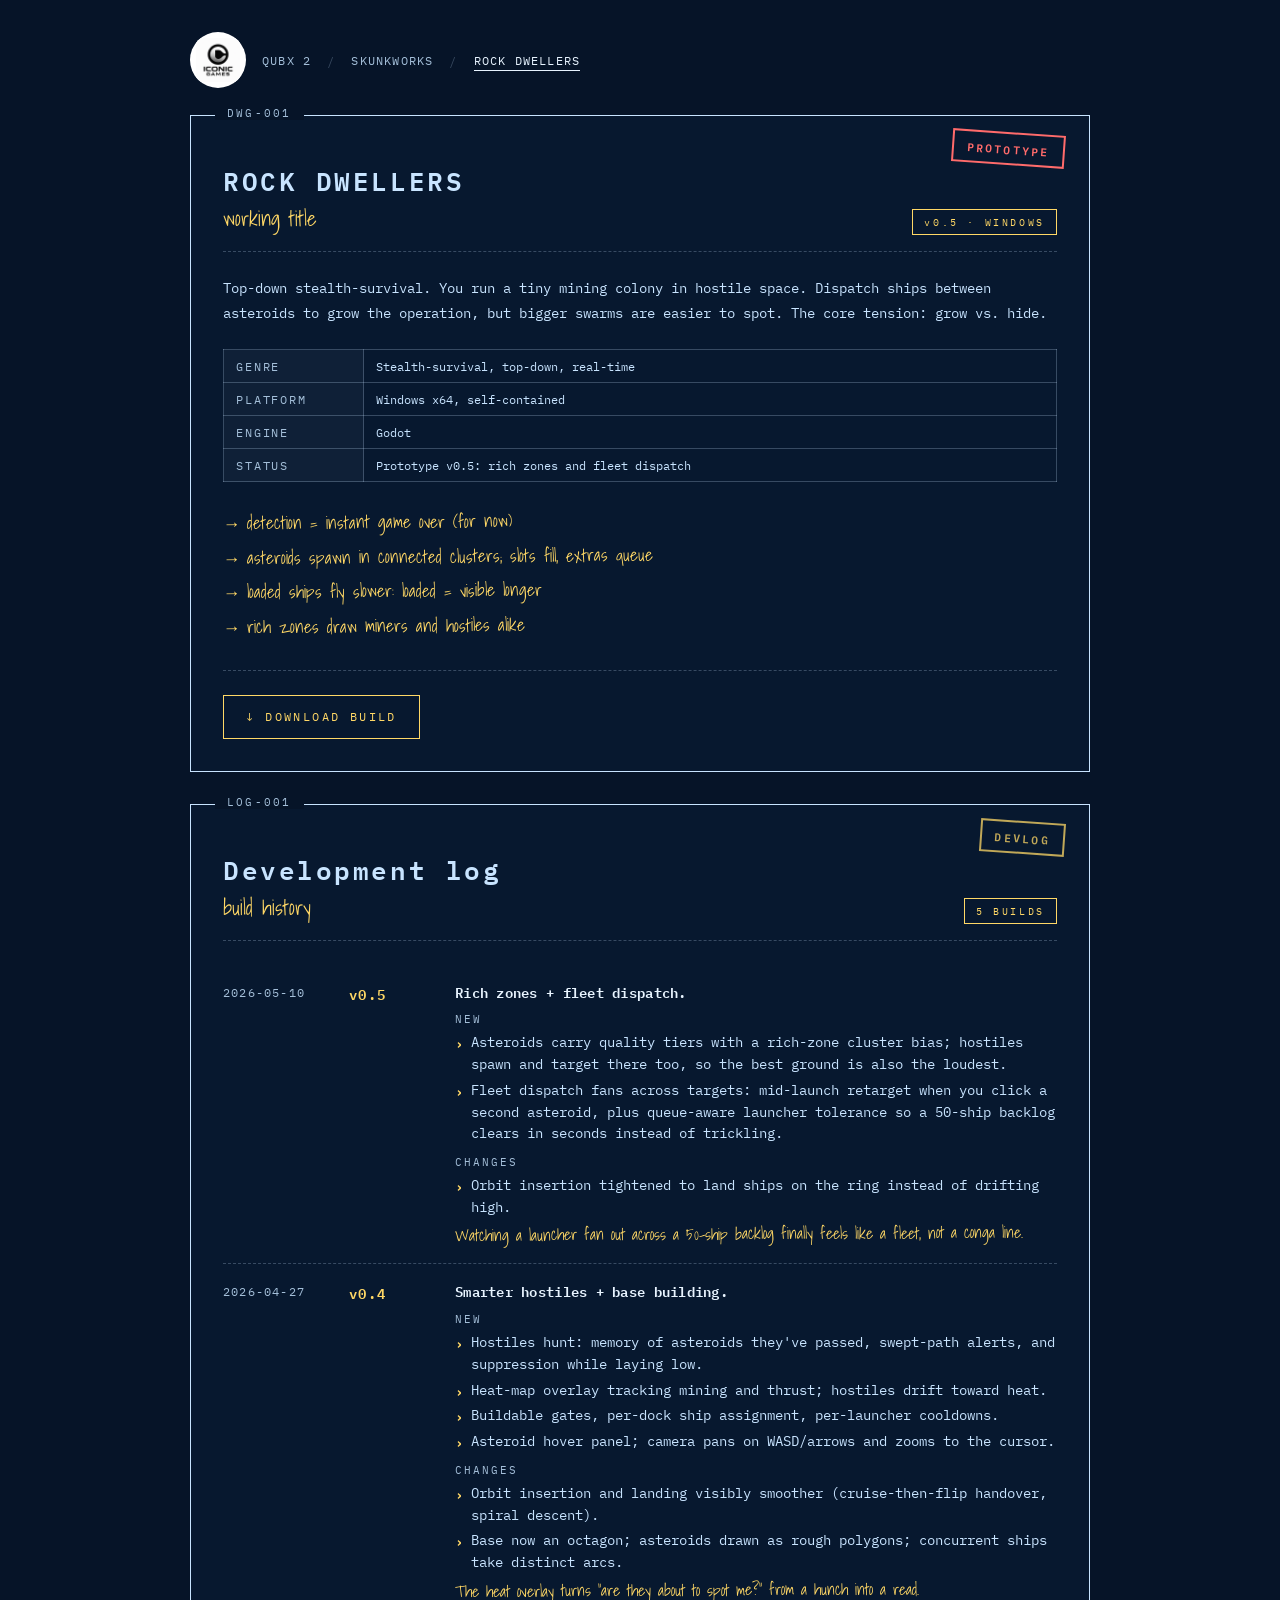
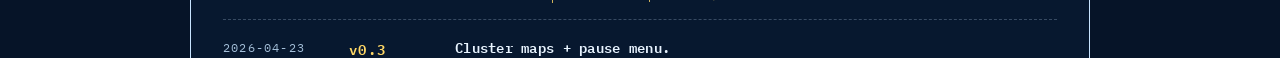
<file: skunkworks-rock-dwellers-devlog.html>
<!DOCTYPE html>
<html lang="en">
<head>
  <meta charset="UTF-8">
  <meta name="viewport" content="width=device-width, initial-scale=1.0">
  <meta http-equiv="refresh" content="0; url=skunkworks-rock-dwellers.html#rd-devlog">
  <title>Rock Dwellers Devlog — Iconic Games</title>
  <link rel="canonical" href="skunkworks-rock-dwellers.html#rd-devlog">
  <link rel="stylesheet" href="skunkworks.css">
</head>
<body>
  <main class="container">
    <h1>Rock Dwellers development log</h1>
    <p class="blurb">The development log is now part of the project page.</p>
    <a class="btn btn-primary" href="skunkworks-rock-dwellers.html#rd-devlog">VIEW DEVELOPMENT LOG →</a>
  </main>
</body>
</html>
</file>
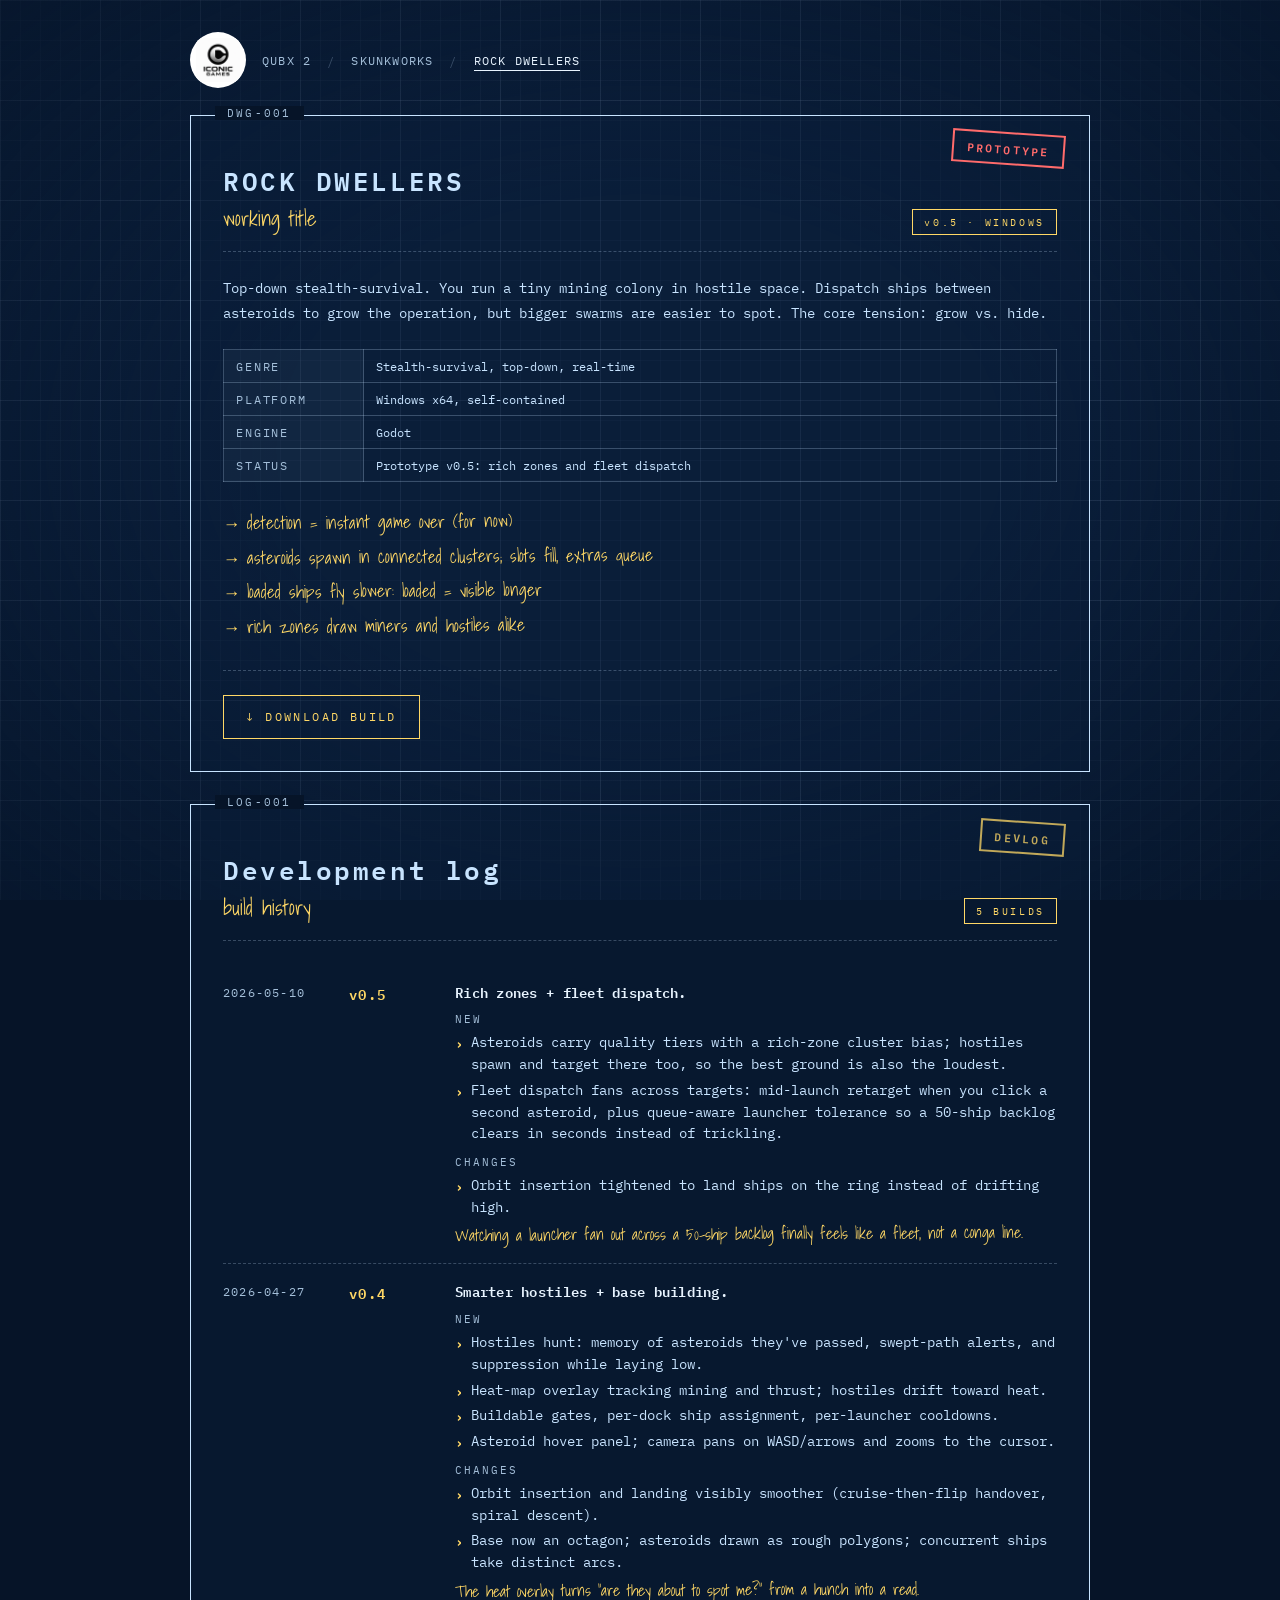
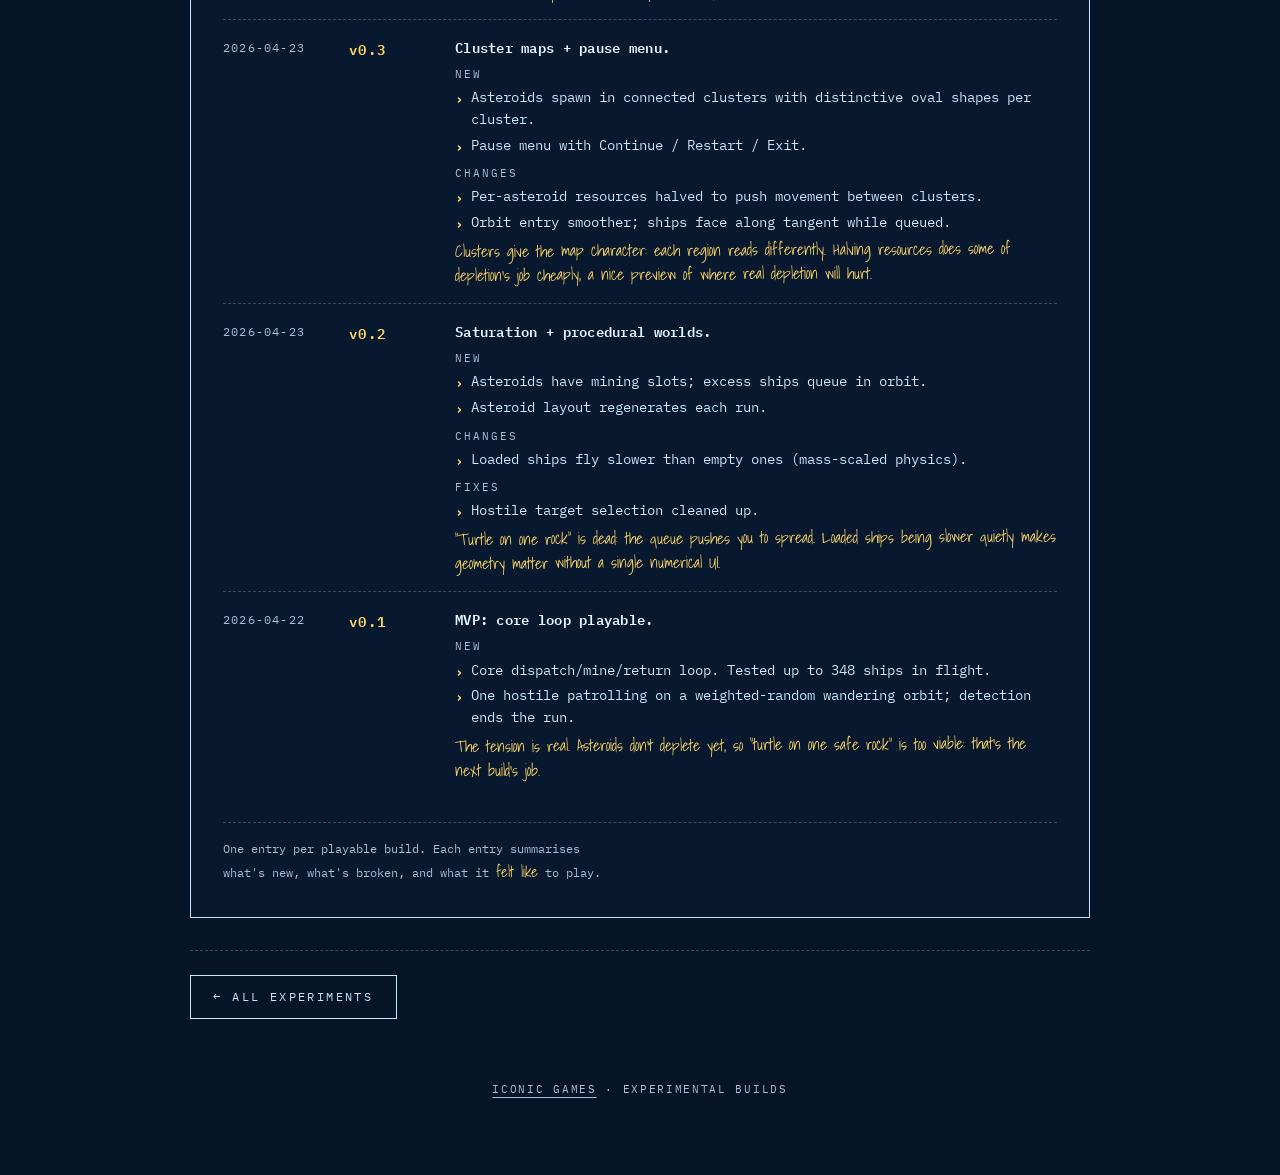
<file: skunkworks-rock-dwellers.html>
<!DOCTYPE html>
<html lang="en">
<head>
  <meta charset="UTF-8">
  <meta name="viewport" content="width=device-width, initial-scale=1.0">
  <title>Iconic Games: Rock Dwellers</title>
  <meta name="description" content="Grow a mining colony in hostile space. Every ship expands your reach — and makes you easier to spot.">

  <link rel="preconnect" href="https://fonts.googleapis.com">
  <link rel="preconnect" href="https://fonts.gstatic.com" crossorigin>
  <link href="https://fonts.googleapis.com/css2?family=IBM+Plex+Mono:wght@300;400;600&family=Shadows+Into+Light&display=swap" rel="stylesheet">
  <link rel="stylesheet" href="skunkworks.css">
  <link rel="icon" href="assets/favicon.png" type="image/png">
  <meta name="theme-color" content="#061428">
</head>
<body>
  <a class="skip-link" href="#main">Skip to content</a>
  <div class="container">
    <nav class="sw-nav" aria-label="Main navigation">
      <a class="sw-brand" href="index.html" aria-label="Iconic Games home"><span class="studio-logo"><img src="assets/iconic-games-logo.png" alt="Iconic Games" width="48" height="48"></span></a>
      <a href="index.html">QUBX 2</a>
      <span class="sep">/</span>
      <a href="skunkworks.html">SKUNKWORKS</a>
      <span class="sep">/</span>
      <span class="active">ROCK DWELLERS</span>
    </nav>

    <main id="main">

    <article class="project" id="rd-project" data-dwg="001">
      <div class="stamp">PROTOTYPE</div>

      <header class="project-header">
        <div>
          <h1 class="project-title">ROCK DWELLERS</h1>
          <div class="project-subtitle">working title</div>
        </div>
        <div class="status-tag">v0.5 · WINDOWS</div>
      </header>

      <p class="blurb">
        Top-down stealth-survival. You run a tiny mining colony in hostile space.
        Dispatch ships between asteroids to grow the operation, but bigger swarms are
        easier to spot. The core tension: grow vs. hide.
      </p>

      <table class="spec-table">
        <tr><td>GENRE</td><td>Stealth-survival, top-down, real-time</td></tr>
        <tr><td>PLATFORM</td><td>Windows x64, self-contained</td></tr>
        <tr><td>ENGINE</td><td>Godot</td></tr>
        <tr><td>STATUS</td><td>Prototype v0.5: rich zones and fleet dispatch</td></tr>
      </table>

      <div class="annotations">
        <p>detection = instant game over (for now)</p>
        <p>asteroids spawn in connected clusters; slots fill, extras queue</p>
        <p>loaded ships fly slower: loaded = visible longer</p>
        <p>rich zones draw miners and hostiles alike</p>
      </div>

      <div class="btn-row">
        <a href="https://github.com/IconicGamesQubx/IconicGamesQubx.github.io/releases/download/rockdweller-prototype-v0.5/rockdweller.exe.7z" class="btn btn-primary">↓ DOWNLOAD BUILD</a>
      </div>
    </article>

    <section class="project project-log" id="rd-devlog" aria-labelledby="devlog-title" data-dwg="001">
      <div class="stamp stamp-log">DEVLOG</div>

      <header class="project-header">
        <div>
          <h2 class="project-title" id="devlog-title">Development log</h2>
          <div class="project-subtitle">build history</div>
        </div>
        <div class="status-tag">5 BUILDS</div>
      </header>

      <ol class="log">
        <li class="log-entry">
          <div class="log-date">2026-05-10</div>
          <div class="log-ver">v0.5</div>
          <div class="log-msg">
            <strong>Rich zones + fleet dispatch.</strong>
            <div class="log-section"><em>New</em>
              <ul>
                <li>Asteroids carry quality tiers with a rich-zone cluster bias; hostiles spawn and target there too, so the best ground is also the loudest.</li>
                <li>Fleet dispatch fans across targets: mid-launch retarget when you click a second asteroid, plus queue-aware launcher tolerance so a 50-ship backlog clears in seconds instead of trickling.</li>
              </ul>
            </div>
            <div class="log-section"><em>Changes</em>
              <ul>
                <li>Orbit insertion tightened to land ships on the ring instead of drifting high.</li>
              </ul>
            </div>
            <span class="log-note">Watching a launcher fan out across a 50-ship backlog finally feels like a fleet, not a conga line.</span>
          </div>
        </li>
        <li class="log-entry">
          <div class="log-date">2026-04-27</div>
          <div class="log-ver">v0.4</div>
          <div class="log-msg">
            <strong>Smarter hostiles + base building.</strong>
            <div class="log-section"><em>New</em>
              <ul>
                <li>Hostiles hunt: memory of asteroids they've passed, swept-path alerts, and suppression while laying low.</li>
                <li>Heat-map overlay tracking mining and thrust; hostiles drift toward heat.</li>
                <li>Buildable gates, per-dock ship assignment, per-launcher cooldowns.</li>
                <li>Asteroid hover panel; camera pans on WASD/arrows and zooms to the cursor.</li>
              </ul>
            </div>
            <div class="log-section"><em>Changes</em>
              <ul>
                <li>Orbit insertion and landing visibly smoother (cruise-then-flip handover, spiral descent).</li>
                <li>Base now an octagon; asteroids drawn as rough polygons; concurrent ships take distinct arcs.</li>
              </ul>
            </div>
            <span class="log-note">The heat overlay turns "are they about to spot me?" from a hunch into a read.</span>
          </div>
        </li>
        <li class="log-entry">
          <div class="log-date">2026-04-23</div>
          <div class="log-ver">v0.3</div>
          <div class="log-msg">
            <strong>Cluster maps + pause menu.</strong>
            <div class="log-section"><em>New</em>
              <ul>
                <li>Asteroids spawn in connected clusters with distinctive oval shapes per cluster.</li>
                <li>Pause menu with Continue / Restart / Exit.</li>
              </ul>
            </div>
            <div class="log-section"><em>Changes</em>
              <ul>
                <li>Per-asteroid resources halved to push movement between clusters.</li>
                <li>Orbit entry smoother; ships face along tangent while queued.</li>
              </ul>
            </div>
            <span class="log-note">Clusters give the map character: each region reads differently. Halving resources does some of depletion's job cheaply, a nice preview of where real depletion will hurt.</span>
          </div>
        </li>
        <li class="log-entry">
          <div class="log-date">2026-04-23</div>
          <div class="log-ver">v0.2</div>
          <div class="log-msg">
            <strong>Saturation + procedural worlds.</strong>
            <div class="log-section"><em>New</em>
              <ul>
                <li>Asteroids have mining slots; excess ships queue in orbit.</li>
                <li>Asteroid layout regenerates each run.</li>
              </ul>
            </div>
            <div class="log-section"><em>Changes</em>
              <ul>
                <li>Loaded ships fly slower than empty ones (mass-scaled physics).</li>
              </ul>
            </div>
            <div class="log-section"><em>Fixes</em>
              <ul>
                <li>Hostile target selection cleaned up.</li>
              </ul>
            </div>
            <span class="log-note">"Turtle on one rock" is dead: the queue pushes you to spread. Loaded ships being slower quietly makes geometry matter without a single numerical UI.</span>
          </div>
        </li>
        <li class="log-entry">
          <div class="log-date">2026-04-22</div>
          <div class="log-ver">v0.1</div>
          <div class="log-msg">
            <strong>MVP: core loop playable.</strong>
            <div class="log-section"><em>New</em>
              <ul>
                <li>Core dispatch/mine/return loop. Tested up to 348 ships in flight.</li>
                <li>One hostile patrolling on a weighted-random wandering orbit; detection ends the run.</li>
              </ul>
            </div>
            <span class="log-note">The tension is real. Asteroids don't deplete yet, so "turtle on one safe rock" is too viable: that's the next build's job.</span>
          </div>
        </li>
      </ol>

      <p class="log-footer">
        One entry per playable build. Each entry summarises<br>
        what's new, what's broken, and what it <em>felt like</em> to play.
      </p>

    </section>

    <div class="btn-row"><a class="btn" href="skunkworks.html">← ALL EXPERIMENTS</a></div>

    </main>
    <footer class="footer"><a href="index.html">ICONIC GAMES</a> &middot; EXPERIMENTAL BUILDS</footer>
  </div>
</body>
</html>
</file>
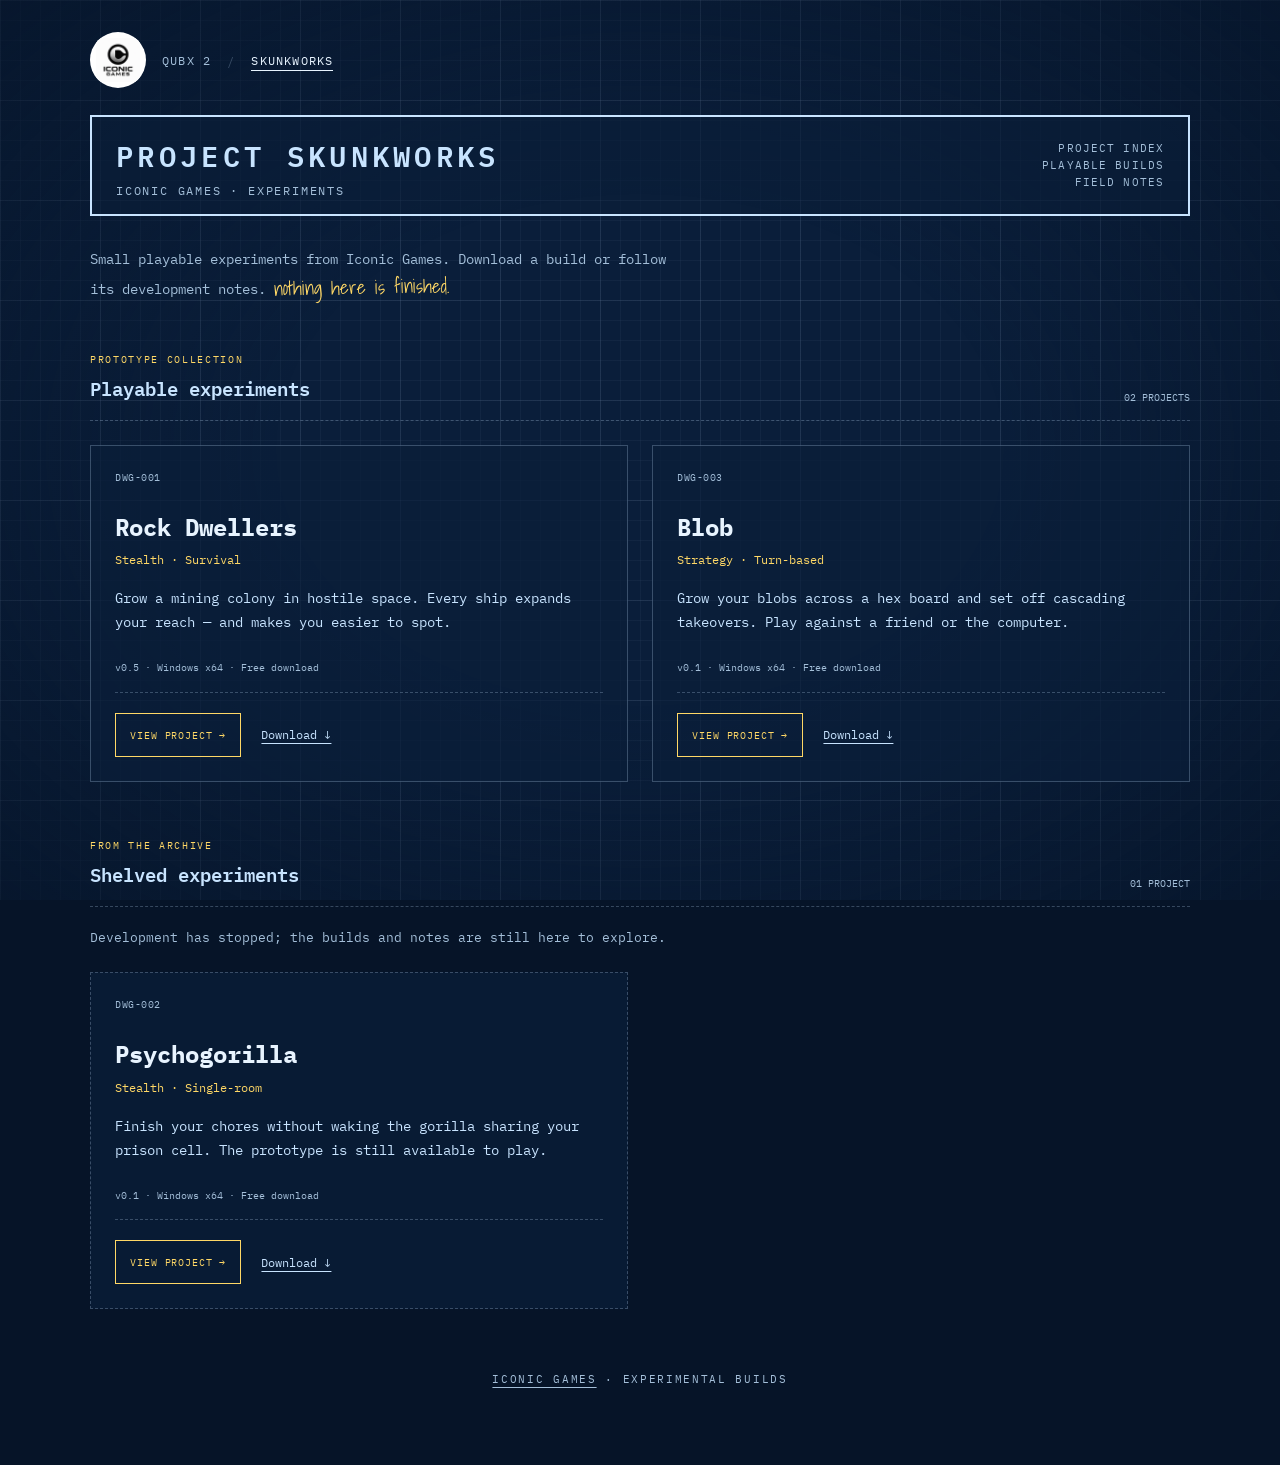
<file: skunkworks.html>
<!DOCTYPE html>
<html lang="en">
<head>
  <meta charset="UTF-8">
  <meta name="viewport" content="width=device-width, initial-scale=1.0">
  <title>Iconic Games: Skunkworks</title>
  <meta name="description" content="Project Skunkworks: experimental prototypes from Iconic Games. Playable builds and development notes.">

  <link rel="preconnect" href="https://fonts.googleapis.com">
  <link rel="preconnect" href="https://fonts.gstatic.com" crossorigin>
  <link href="https://fonts.googleapis.com/css2?family=IBM+Plex+Mono:wght@300;400;600&family=Shadows+Into+Light&display=swap" rel="stylesheet">
  <link rel="stylesheet" href="skunkworks.css">
  <link rel="icon" href="assets/favicon.png" type="image/png">
  <meta name="theme-color" content="#061428">
</head>
<body class="skunkworks-directory">
  <a class="skip-link" href="#main">Skip to content</a>
  <div class="container">
    <nav class="sw-nav" aria-label="Main navigation">
      <a class="sw-brand" href="index.html" aria-label="Iconic Games home"><span class="studio-logo"><img src="assets/iconic-games-logo.png" alt="Iconic Games" width="48" height="48"></span></a>
      <a href="index.html">QUBX 2</a>
      <span class="sep">/</span>
      <span class="active">SKUNKWORKS</span>
    </nav>

    <main id="main">

    <div class="titleblock">
      <div>
        <h1>PROJECT SKUNKWORKS</h1>
        <div class="subtitle">ICONIC GAMES &middot; EXPERIMENTS</div>
      </div>
      <div class="meta">
        PROJECT INDEX<br>
        PLAYABLE BUILDS<br>
        FIELD NOTES
      </div>
    </div>

    <p class="intro">
      Small playable experiments from Iconic Games.
      Download a build or follow its development notes. <span class="handwritten">nothing here is finished.</span>
    </p>

    <section class="experiment-section" aria-labelledby="active-title">
      <div class="directory-heading">
        <div><span class="directory-label">PROTOTYPE COLLECTION</span><h2 id="active-title">Playable experiments</h2></div>
        <span class="directory-count">02 PROJECTS</span>
      </div>
      <div class="experiment-grid">
        <article class="experiment-card" id="rd-project">
          <div class="card-topline"><span>DWG-001</span></div>
          <h3><a href="skunkworks-rock-dwellers.html">Rock Dwellers</a></h3>
          <p class="card-genre">Stealth · Survival</p>
          <p class="card-pitch">Grow a mining colony in hostile space. Every ship expands your reach — and makes you easier to spot.</p>
          <p class="card-build">v0.5 · Windows x64 · Free download</p>
          <div class="card-actions">
            <a class="btn btn-primary" href="skunkworks-rock-dwellers.html">VIEW PROJECT →</a>
            <a class="card-download" href="https://github.com/IconicGamesQubx/IconicGamesQubx.github.io/releases/download/rockdweller-prototype-v0.5/rockdweller.exe.7z">Download ↓</a>
          </div>
        </article>
        <article class="experiment-card" id="blob-project">
          <div class="card-topline"><span>DWG-003</span></div>
          <h3><a href="skunkworks-blob.html">Blob</a></h3>
          <p class="card-genre">Strategy · Turn-based</p>
          <p class="card-pitch">Grow your blobs across a hex board and set off cascading takeovers. Play against a friend or the computer.</p>
          <p class="card-build">v0.1 · Windows x64 · Free download</p>
          <div class="card-actions">
            <a class="btn btn-primary" href="skunkworks-blob.html">VIEW PROJECT →</a>
            <a class="card-download" href="https://github.com/IconicGamesQubx/IconicGamesQubx.github.io/releases/download/blob-prototype-v0.1/Blob.7z">Download ↓</a>
          </div>
        </article>
      </div>
    </section>

    <section class="experiment-section archive-section" aria-labelledby="archive-title">
      <div class="directory-heading">
        <div><span class="directory-label">FROM THE ARCHIVE</span><h2 id="archive-title">Shelved experiments</h2></div>
        <span class="directory-count">01 PROJECT</span>
      </div>
      <p class="archive-intro">Development has stopped; the builds and notes are still here to explore.</p>
      <div class="experiment-grid">
        <article class="experiment-card" id="pg-project">
          <div class="card-topline"><span>DWG-002</span></div>
          <h3><a href="skunkworks-psychogorilla.html">Psychogorilla</a></h3>
          <p class="card-genre">Stealth · Single-room</p>
          <p class="card-pitch">Finish your chores without waking the gorilla sharing your prison cell. The prototype is still available to play.</p>
          <p class="card-build">v0.1 · Windows x64 · Free download</p>
          <div class="card-actions">
            <a class="btn btn-primary" href="skunkworks-psychogorilla.html">VIEW PROJECT →</a>
            <a class="card-download" href="https://github.com/IconicGamesQubx/IconicGamesQubx.github.io/releases/download/psychogorilla-prototype-v0.1/Psychogorilla.7z">Download ↓</a>
          </div>
        </article>
      </div>
    </section>

    </main>
    <footer class="footer"><a href="index.html">ICONIC GAMES</a> &middot; EXPERIMENTAL BUILDS</footer>
  </div>
</body>
</html>
</file>
<file: styles.css>
@font-face {
  font-family: "Bungee";
  src: url("assets/fonts/Bungee-Regular.ttf") format("truetype");
  font-weight: 400;
  font-display: swap;
}
@font-face {
  font-family: "VCR OSD Mono";
  src: url("assets/fonts/VCROSDMono.ttf") format("truetype");
  font-weight: 400;
  font-display: swap;
}
:root {
  color-scheme: dark;
  --background: #080c10;
  --surface: #0d141a;
  --text: #f0f3f3;
  --muted: #a4b2b8;
  --cyan: #33ffcc;
  --magenta: #ff65bd;
  --line: #2a343b;
  --display: "Bungee", "Arial Black", sans-serif;
  --mono: "VCR OSD Mono", ui-monospace, monospace;
}
* {
  box-sizing: border-box;
}
html {
  scroll-behavior: smooth;
  scroll-padding-top: 2rem;
}
body {
  margin: 0;
  background: var(--background);
  color: var(--text);
  font:
    400 16px/1.65 -apple-system,
    BlinkMacSystemFont,
    "Segoe UI",
    sans-serif;
  -webkit-font-smoothing: antialiased;
}
h1,
h2,
h3,
p,
figure {
  margin: 0;
}
button,
input {
  font: inherit;
}
a {
  color: inherit;
  text-underline-offset: 0.25em;
}
a:hover {
  color: var(--cyan);
}
a,
button,
summary {
  -webkit-tap-highlight-color: transparent;
}
:focus-visible {
  outline: 3px solid var(--cyan);
  outline-offset: 5px;
}
img {
  display: block;
  max-width: 100%;
  height: auto;
}
::selection {
  background: var(--cyan);
  color: var(--background);
}
.shell {
  width: min(1200px, calc(100% - 96px));
  margin-inline: auto;
}
.skip-link {
  position: absolute;
  top: 12px;
  left: 12px;
  z-index: 10;
  background: var(--cyan);
  color: var(--background);
  padding: 12px 20px;
  transform: translateY(-180%);
}
.skip-link:focus {
  transform: translateY(0);
  color: var(--background);
}
.site-header {
  border-bottom: 1px solid var(--line);
}
.header-inner {
  min-height: 108px;
  display: flex;
  align-items: center;
  justify-content: space-between;
  gap: 32px;
}
.studio-brand {
  display: inline-flex;
  border-radius: 50%;
  text-decoration: none;
}
.studio-logo {
  display: block;
  width: 72px;
  height: 72px;
  padding: 8px;
  flex: none;
  border-radius: 50%;
  overflow: hidden;
  background: #fff;
}
.studio-logo img {
  width: 100%;
  height: 100%;
  object-fit: contain;
}
.site-nav {
  display: flex;
  align-items: center;
  gap: 30px;
  font-size: 13px;
}
.site-nav a,
.header-cta {
  display: inline-flex;
  min-height: 44px;
  align-items: center;
  text-decoration: none;
}
.site-nav a[aria-current] {
  color: var(--cyan);
}
.header-cta {
  gap: 24px;
  font-size: 13px;
  padding: 0 18px;
  border: 1px solid #506168;
}
.header-cta:hover {
  border-color: var(--cyan);
}
.hero {
  position: relative;
  isolation: isolate;
}
.hero-grid {
  position: absolute;
  inset: 0;
  z-index: -1;
  background: url("assets/life-background.webp") center / cover;
  opacity: 0.24;
  mask-image: linear-gradient(90deg, transparent, #000);
}
.hero-inner {
  display: grid;
  grid-template-columns: 1.18fr 1fr;
  gap: 52px;
  align-items: center;
  padding-block: 74px 60px;
}
.eyebrow {
  font-family: var(--mono);
  font-size: 12px;
  line-height: 1.5;
  font-weight: 400;
  letter-spacing: 0.09em;
  text-transform: uppercase;
  color: var(--cyan);
}
.hero-copy .eyebrow {
  display: flex;
  align-items: center;
  flex-wrap: wrap;
  gap: 9px;
  font-size: 11px;
}
.status-light {
  width: 6px;
  height: 6px;
  background: var(--cyan);
  display: inline-block;
}
.eyebrow-divider {
  color: #6c8b82;
  padding-inline: 3px;
}
h1 {
  font-family: var(--display);
  font-weight: 400;
  font-size: clamp(30px, 3.15vw, 46px);
  line-height: 1.28;
  letter-spacing: -0.025em;
  margin-block: 26px 23px;
}
h1 > span {
  color: var(--cyan);
}
.hero-description {
  color: #bac7cc;
  font-size: 17px;
  max-width: 450px;
  line-height: 1.8;
}
.hero-actions {
  display: flex;
  flex-wrap: wrap;
  gap: 12px;
  margin-top: 32px;
}
.button {
  display: inline-flex;
  align-items: center;
  justify-content: space-between;
  gap: 24px;
  min-height: 54px;
  padding: 12px 21px;
  text-decoration: none;
  font-size: 13px;
  font-weight: 650;
  border: 1px solid transparent;
  transition:
    background-color 160ms,
    border-color 160ms;
}
.button-primary {
  background: var(--cyan);
  color: #061b16;
}
.button-primary:hover {
  background: #a1ffe8;
  color: #061b16;
}
.button-secondary {
  background: #0b1417;
  border-color: #506168;
}
.button-secondary:hover {
  border-color: var(--cyan);
  background: #132723;
}
.hero-meta {
  margin-top: 17px;
  display: flex;
  flex-wrap: wrap;
  column-gap: 22px;
  row-gap: 4px;
  font-size: 11px;
  color: var(--muted);
}
.hero-meta a {
  min-height: 28px;
}
.hero-art {
  display: flex;
  flex-direction: column;
  align-items: center;
  position: relative;
  padding: 14px 18px 0;
}
.qubx-logo {
  width: min(100%, 414px);
}
.watch-link {
  display: inline-flex;
  align-items: center;
  gap: 16px;
  margin-top: 22px;
  font-size: 12px;
  text-decoration: none;
  min-height: 44px;
}
.small-play {
  display: grid;
  place-items: center;
  height: 32px;
  width: 32px;
  border: 1px solid #477768;
  border-radius: 50%;
  color: var(--cyan);
  font-size: 9px;
}
.hero-divider {
  padding-block: 23px;
  border-block: 1px solid var(--line);
  display: flex;
  justify-content: center;
}
.shape-sequence {
  display: flex;
  align-items: center;
  gap: 16px;
}
.shape-sequence i {
  display: block;
  width: 10px;
  height: 10px;
}
.shape-triangle {
  background: #ff8487;
  clip-path: polygon(50% 0, 100% 100%, 0 100%);
}
.shape-circle {
  border-radius: 50%;
  background: #82ff7e;
}
.shape-square {
  background: #868dff;
}
.shape-diamond {
  background: #ffa2fb;
  transform: rotate(45deg);
}
.shape-cross {
  background: #f0c95e;
  clip-path: polygon(
    35% 0,
    65% 0,
    65% 35%,
    100% 35%,
    100% 65%,
    65% 65%,
    65% 100%,
    35% 100%,
    35% 65%,
    0 65%,
    0 35%,
    35% 35%
  );
}
.section {
  padding-block: 86px;
}
.section-heading {
  display: flex;
  justify-content: space-between;
  align-items: end;
  gap: 30px;
  margin-bottom: 32px;
}
h2 {
  font-size: clamp(26px, 2.5vw, 36px);
  font-weight: 650;
  line-height: 1.2;
  letter-spacing: -0.035em;
}
.text-link {
  display: inline-flex;
  align-items: center;
  gap: 20px;
  font-size: 13px;
  min-height: 44px;
  text-decoration: none;
}
.text-link > span:last-child {
  color: var(--cyan);
}
.text-link:hover {
  text-decoration: underline;
}
.trailer-frame {
  position: relative;
  width: 100%;
  aspect-ratio: 16/9;
  min-height: 200px;
  background: #000;
  border: 1px solid #384b4d;
}
.trailer-cover {
  position: absolute;
  inset: 0;
  overflow: hidden;
  display: grid;
  place-items: center;
  color: #fff;
  text-decoration: none;
}
.trailer-cover > img {
  width: 100%;
  height: 100%;
  object-fit: cover;
  opacity: 0.78;
  transition: opacity 200ms;
}
.trailer-cover:hover > img {
  opacity: 1;
}
.play-button {
  width: 80px;
  height: 80px;
  border: 1px solid var(--cyan);
  border-radius: 50%;
  color: var(--background);
  background: var(--cyan);
  display: grid;
  place-items: center;
  position: absolute;
  z-index: 1;
  box-shadow: 0 0 40px #33ffcc20;
}
.play-button svg {
  margin-left: 3px;
}
.trailer-frame iframe {
  display: block;
  width: 100%;
  height: 100%;
  position: absolute;
  inset: 0;
  border: 0;
}
.gameplay-section {
  background: var(--surface);
  border-block: 1px solid var(--line);
}
.feature-grid {
  display: grid;
  grid-template-columns: repeat(3, 1fr);
  margin-top: 52px;
  gap: 36px;
}
.feature {
  border-top: 1px solid #3b4c50;
  padding-top: 18px;
}
.feature-number {
  display: flex;
  justify-content: space-between;
  color: var(--cyan);
  font: 11px var(--mono);
}
.feature:nth-child(2) .feature-number {
  color: var(--magenta);
}
.feature:nth-child(3) .feature-number {
  color: #c4a3ff;
}
.feature h3 {
  font-size: 22px;
  font-weight: 600;
  letter-spacing: -0.025em;
  margin-block: 22px 12px;
}
.feature p {
  color: var(--muted);
  font-size: 14px;
  line-height: 1.8;
}
.screenshots {
  display: grid;
  grid-template-columns: repeat(3, 1fr);
  gap: 24px;
  margin-top: 50px;
}
.screenshots a {
  display: block;
  border: 1px solid #3b4c50;
}
.screenshots a:hover {
  border-color: var(--cyan);
}
.screenshots img {
  width: 100%;
  aspect-ratio: 2940/1846;
  object-fit: contain;
}
figcaption {
  display: flex;
  justify-content: space-between;
  gap: 8px;
  margin-top: 12px;
  font-size: 11px;
  color: var(--muted);
}
figcaption > span:last-child {
  white-space: nowrap;
  color: var(--cyan);
  font-family: var(--mono);
}
.details-section {
  display: grid;
  grid-template-columns: 0.95fr 1.1fr;
  gap: 112px;
}
.details-intro > p:not(.price-note) {
  color: var(--muted);
  margin-block: 20px 26px;
  max-width: 355px;
  font-size: 14px;
}
.price-note {
  margin-top: 13px;
  color: var(--muted);
  font-size: 11px;
}
.game-details details {
  border-bottom: 1px solid var(--line);
}
.game-details details:first-child {
  border-top: 1px solid var(--line);
}
.game-details summary {
  position: relative;
  list-style: none;
  padding: 23px 32px 23px 0;
  cursor: pointer;
  font-size: 15px;
  font-weight: 500;
}
.game-details summary::-webkit-details-marker {
  display: none;
}
.game-details summary::after {
  content: "+";
  position: absolute;
  right: 2px;
  top: 22px;
  font-family: var(--mono);
  color: var(--cyan);
}
.game-details details[open] summary::after {
  content: "−";
}
.details-body {
  color: var(--muted);
  font-size: 13px;
  padding-bottom: 23px;
}
.details-body p + p {
  margin-top: 12px;
}
.details-body a {
  color: #d6e9e3;
}
.more-section {
  border-block: 1px solid var(--line);
  background: #0b1015;
}
.more-grid {
  display: grid;
  grid-template-columns: 1fr 1fr;
  gap: 32px;
}
.more-grid article {
  padding: 34px;
  border: 1px solid #354449;
}
.project-topline {
  display: flex;
  flex-wrap: wrap;
  justify-content: space-between;
  gap: 12px;
  align-items: center;
}
.project-tag {
  color: var(--muted);
  font-size: 10px;
  padding: 3px 8px;
  border: 1px solid var(--line);
}
.more-grid h3 {
  font-size: 30px;
  line-height: 1.2;
  letter-spacing: -0.04em;
  font-weight: 600;
}
.classic-heading {
  display: flex;
  gap: 18px;
  align-items: center;
  margin-block: 30px 22px;
}
.classic-heading img {
  width: 52px;
  height: 52px;
  object-fit: contain;
}
.more-grid article > p {
  font-size: 14px;
  color: var(--muted);
  max-width: 410px;
}
.project-links {
  display: flex;
  flex-direction: column;
  margin-top: 22px;
  align-items: flex-start;
}
.project-links a {
  gap: 14px;
}
.link-meta {
  font-size: 10px;
  color: var(--muted);
  font-weight: 400;
}
.skunkworks-project {
  background-color: #0c1923;
  background-image:
    linear-gradient(#8dbddb07 1px, transparent 1px),
    linear-gradient(90deg, #8dbddb07 1px, transparent 1px);
  background-size: 22px 22px;
}
.skunkworks-project h3 {
  margin-block: 35px 28px;
  display: flex;
  justify-content: space-between;
  gap: 10px;
}
.skunkworks-asterisk {
  font-size: 40px;
  font-weight: 400;
  color: #e9d88c;
  line-height: 0.8;
}
.prototype-list {
  display: flex;
  flex-wrap: wrap;
  gap: 8px 16px;
  color: #b5c5d1;
  font: 10px/1.5 var(--mono);
  margin-block: 23px 12px;
}
.studio-section {
  display: grid;
  grid-template-columns: 0.8fr 1.2fr;
  gap: 80px;
}
.studio-heading .studio-logo {
  width: 128px;
  height: 128px;
  padding: 14px;
}
.studio-copy > p {
  margin-block: 23px 15px;
  color: var(--muted);
  max-width: 535px;
  font-size: 15px;
}
.contact-grid {
  display: grid;
  grid-template-columns: 1fr 1fr;
  border-block: 1px solid var(--line);
}
.contact-block {
  padding: 40px 55px 44px 0;
}
.contact-block + .contact-block {
  padding-inline: 55px 0;
  border-left: 1px solid var(--line);
}
.contact-block h2 {
  font-size: 25px;
}
.contact-block > p {
  color: var(--muted);
  font-size: 13px;
  margin-block: 17px;
  max-width: 430px;
}
.contact-block .text-link {
  display: flex;
  width: fit-content;
  gap: 15px;
}
.site-footer {
  padding-block: 32px;
  color: var(--muted);
  font-size: 11px;
  display: flex;
  justify-content: space-between;
  align-items: center;
  gap: 20px;
}
.site-footer nav {
  display: flex;
  flex-wrap: wrap;
  gap: 12px 24px;
}
.site-footer a {
  min-height: 44px;
  display: inline-flex;
  gap: 7px;
  align-items: center;
  text-decoration: none;
}
@media (min-width: 1500px) {
  .hero-inner {
    padding-block: 92px 72px;
  }
}
@media (max-width: 1100px) {
  .shell {
    width: calc(100% - 64px);
  }
  .hero-inner {
    gap: 24px;
  }
  .hero-art {
    padding-inline: 0;
  }
  h1 {
    font-size: clamp(29px, 3.25vw, 36px);
  }
  .hero-description {
    font-size: 16px;
  }
  .hero-actions {
    gap: 10px;
  }
  .hero-actions .button {
    gap: 14px;
    padding-inline: 15px;
    font-size: 12px;
  }
  .details-section {
    gap: 55px;
  }
  .more-grid article {
    padding: 25px;
  }
}
@media (max-width: 760px) {
  .shell {
    width: calc(100% - 40px);
  }
  .header-inner {
    min-height: 92px;
    gap: 16px;
  }
  .studio-brand .studio-logo {
    width: 56px;
    height: 56px;
    padding: 6px;
  }
  .site-nav {
    gap: 18px;
    font-size: 12px;
  }
  .header-cta {
    display: none;
  }
  .hero-inner {
    grid-template-columns: 1fr;
    padding-block: 48px 32px;
    gap: 36px;
  }
  .hero-copy .eyebrow {
    font-size: 10px;
    gap: 7px;
  }
  h1 {
    font-size: clamp(28px, 5.7vw, 40px);
    margin-block: 22px 18px;
  }
  .hero-description {
    max-width: 490px;
    font-size: 16px;
  }
  .hero-actions {
    margin-top: 26px;
  }
  .hero-actions .button {
    min-height: 52px;
    font-size: 13px;
    padding-inline: 18px;
  }
  .hero-art {
    width: min(85%, 340px);
    margin-inline: auto;
  }
  .qubx-logo {
    width: 100%;
  }
  .watch-link {
    margin-top: 16px;
  }
  .hero-grid {
    mask-image: linear-gradient(180deg, transparent 25%, #000);
  }
  .shape-sequence {
    gap: 12px;
  }
  .shape-sequence i {
    height: 9px;
    width: 9px;
  }
  .section {
    padding-block: 56px;
  }
  .section-heading {
    align-items: flex-start;
    flex-direction: column;
    gap: 14px;
    margin-bottom: 24px;
  }
  .section-heading h2 {
    font-size: 28px;
  }
  .section-heading .text-link {
    min-height: 34px;
  }
  .play-button {
    width: 60px;
    height: 60px;
  }
  .feature-grid {
    grid-template-columns: 1fr;
    margin-top: 30px;
    gap: 28px;
  }
  .feature h3 {
    margin-top: 14px;
    font-size: 23px;
  }
  .feature p {
    max-width: 520px;
  }
  .screenshots {
    grid-template-columns: 1fr;
    gap: 27px;
    margin-top: 36px;
  }
  .details-section {
    grid-template-columns: 1fr;
    gap: 34px;
  }
  .details-intro > p:not(.price-note) {
    max-width: 480px;
  }
  .more-grid {
    grid-template-columns: 1fr;
    gap: 20px;
  }
  .more-grid article {
    padding: 26px 24px;
  }
  .more-grid h3 {
    font-size: 30px;
  }
  .studio-section {
    grid-template-columns: 1fr;
    gap: 28px;
  }
  .studio-heading {
    display: flex;
    align-items: center;
    gap: 25px;
  }
  .studio-heading .studio-logo {
    width: 96px;
    height: 96px;
    padding: 10px;
  }
  .contact-grid {
    grid-template-columns: 1fr;
  }
  .contact-block,
  .contact-block + .contact-block {
    padding: 30px 0;
    border-left: 0;
  }
  .contact-block + .contact-block {
    border-top: 1px solid var(--line);
  }
  .site-footer {
    flex-direction: column;
    align-items: flex-start;
    gap: 10px;
    padding-block: 24px;
  }
  .site-footer nav {
    gap: 18px;
  }
}
@media (max-width: 374px) {
  .shell {
    width: calc(100% - 32px);
  }
  .site-nav {
    gap: 12px;
    font-size: 11px;
  }
  .studio-brand .studio-logo {
    width: 48px;
    height: 48px;
    padding: 5px;
  }
  h1 {
    font-size: 26px;
  }
  .hero-actions {
    flex-direction: column;
  }
  .hero-actions .button {
    width: 100%;
  }
  .project-links a {
    gap: 8px;
    font-size: 12px;
  }
  .more-grid article {
    padding: 22px 18px;
  }
}
@media (prefers-reduced-motion: reduce) {
  html {
    scroll-behavior: auto;
  }
  *,
  *::before,
  *::after {
    transition: none !important;
  }
}
button.trailer-cover {
  width: 100%;
  height: 100%;
  border: 0;
  padding: 0;
  background: #000;
  font: inherit;
  cursor: pointer;
}
</file>
<file: skunkworks.css>
/* Blueprint styling for Skunkworks and its development logs. */

* { margin: 0; padding: 0; box-sizing: border-box; }

:root {
  --ink: #c8e4ff;
  --ink-bright: #e8f4ff;
  --ink-dim: rgba(200, 228, 255, 0.55);
  --ink-faint: rgba(200, 228, 255, 0.25);
  --paper: #0a1e3a;
  --paper-deep: #061428;
  --accent: #ffd866;
  --red: #ff6b6b;
}

body {
  font-family: 'IBM Plex Mono', monospace;
  color: var(--ink);
  background: var(--paper-deep);
  min-height: 100vh;
  position: relative;
  overflow-x: hidden;
  padding: 2rem 1rem 4rem;
}

/* Graph paper, major + minor grid */
body::before {
  content: '';
  position: fixed;
  inset: 0;
  background-color: var(--paper);
  background-image:
    linear-gradient(rgba(200, 228, 255, 0.08) 1px, transparent 1px),
    linear-gradient(90deg, rgba(200, 228, 255, 0.08) 1px, transparent 1px),
    linear-gradient(rgba(200, 228, 255, 0.04) 1px, transparent 1px),
    linear-gradient(90deg, rgba(200, 228, 255, 0.04) 1px, transparent 1px);
  background-size: 100px 100px, 100px 100px, 20px 20px, 20px 20px;
  z-index: -1;
}

/* Vignette */
body::after {
  content: '';
  position: fixed;
  inset: 0;
  background: radial-gradient(ellipse at center, transparent 40%, rgba(6, 20, 40, 0.7) 100%);
  pointer-events: none;
  z-index: -1;
}

.container {
  max-width: 900px;
  margin: 0 auto;
}

/* Minimal top nav */
.sw-nav {
  font-size: 0.75rem;
  margin-bottom: 1.5rem;
  letter-spacing: 0.2em;
  color: var(--ink-dim);
  display: flex;
  gap: 0.6rem;
  align-items: center;
}

.sw-nav a {
  color: var(--ink-dim);
  text-decoration: none;
  border-bottom: 1px solid transparent;
  padding-bottom: 2px;
  transition: color 0.2s, border-color 0.2s;
}

.sw-nav a:hover {
  color: var(--ink-bright);
  border-bottom-color: var(--ink-bright);
}

.sw-nav .active {
  color: var(--ink-bright);
  border-bottom: 1px solid var(--ink-bright);
  padding-bottom: 2px;
}

.sw-nav .sep { color: var(--ink-faint); }

/* Drafting title block */
.titleblock {
  border: 2px solid var(--ink);
  padding: 1rem 1.5rem;
  margin-bottom: 2rem;
  display: grid;
  grid-template-columns: 1fr auto;
  gap: 1rem;
  align-items: center;
  background: rgba(10, 30, 58, 0.6);
}

.titleblock h1 {
  font-family: 'IBM Plex Mono', monospace;
  font-weight: 600;
  font-size: 1.8rem;
  letter-spacing: 0.15em;
}

.titleblock .subtitle {
  font-size: 0.75rem;
  color: var(--ink-dim);
  margin-top: 0.3rem;
  letter-spacing: 0.15em;
}

.titleblock .meta {
  text-align: right;
  font-size: 0.7rem;
  line-height: 1.5;
  color: var(--ink-dim);
  letter-spacing: 0.1em;
}

.intro {
  font-size: 0.85rem;
  line-height: 1.7;
  color: var(--ink-dim);
  margin-bottom: 2.5rem;
  max-width: 600px;
}

.handwritten {
  font-family: 'Shadows Into Light', cursive;
  font-size: 1.2rem;
  color: var(--accent);
  transform: rotate(-1deg);
  display: inline-block;
}

/* Project card */
.project {
  border: 1px solid var(--ink);
  padding: 2rem;
  background: rgba(10, 30, 58, 0.4);
  position: relative;
  margin-bottom: 2rem;
}

.project::before {
  content: 'DWG-' attr(data-dwg);
  position: absolute;
  top: -0.6rem;
  left: 1.5rem;
  background: var(--paper-deep);
  padding: 0 0.75rem;
  font-size: 0.7rem;
  letter-spacing: 0.2em;
  color: var(--ink-dim);
}

.project-log::before {
  content: 'LOG-' attr(data-dwg);
}

.project-header {
  display: flex;
  justify-content: space-between;
  align-items: flex-end;
  border-bottom: 1px dashed var(--ink-faint);
  padding-bottom: 1rem;
  margin-bottom: 1.5rem;
}

.project-title {
  font-size: 1.6rem;
  font-weight: 600;
  letter-spacing: 0.1em;
}

.project-subtitle {
  font-family: 'Shadows Into Light', cursive;
  font-size: 1.3rem;
  color: var(--accent);
  margin-top: 0.3rem;
}

.status-tag {
  font-size: 0.65rem;
  letter-spacing: 0.25em;
  padding: 0.3rem 0.7rem;
  border: 1px solid var(--accent);
  color: var(--accent);
  white-space: nowrap;
}

.stamp {
  position: absolute;
  top: 1rem;
  right: 1.5rem;
  border: 2px solid var(--red);
  color: var(--red);
  padding: 0.3rem 0.8rem;
  font-size: 0.7rem;
  letter-spacing: 0.2em;
  transform: rotate(4deg);
  opacity: 1;
  font-weight: 600;
}

.stamp-log {
  border-color: var(--accent);
  color: var(--accent);
  opacity: 0.75;
}

/* Big diagonal CANCELLED overlay, rubber-stamp style */
.stamp-cancelled {
  position: absolute;
  top: 45%;
  left: 50%;
  transform: translate(-50%, -50%) rotate(-14deg);
  border: 4px double var(--red);
  color: var(--red);
  padding: 0.4rem 2rem;
  font-size: 2.8rem;
  letter-spacing: 0.25em;
  font-weight: 600;
  opacity: 0.55;
  pointer-events: none;
  z-index: 3;
  background: rgba(6, 20, 40, 0.15);
  text-shadow: 0 0 1px rgba(255, 107, 107, 0.4);
}

/* Post-it note overlay */
.postit {
  position: absolute;
  top: -0.8rem;
  right: -1.2rem;
  width: 170px;
  min-height: 160px;
  background: linear-gradient(180deg, #ffe680 0%, #ffd866 100%);
  color: #2a1f00;
  padding: 0.9rem 1rem 1.1rem;
  font-family: 'Shadows Into Light', cursive;
  font-size: 1.05rem;
  line-height: 1.35;
  transform: rotate(5deg);
  box-shadow:
    2px 4px 10px rgba(0, 0, 0, 0.45),
    inset 0 -10px 12px -8px rgba(0, 0, 0, 0.08);
  z-index: 4;
}

.postit::before {
  /* faint tape strip across the top */
  content: '';
  position: absolute;
  top: -8px;
  left: 50%;
  transform: translateX(-50%) rotate(-3deg);
  width: 60px;
  height: 16px;
  background: rgba(255, 255, 255, 0.35);
  border-left: 1px solid rgba(255, 255, 255, 0.5);
  border-right: 1px solid rgba(255, 255, 255, 0.5);
}

.postit p {
  margin: 0 0 0.3rem;
}

.postit .postit-sig {
  display: block;
  margin-top: 0.4rem;
  font-size: 0.85rem;
  color: #5a3f00;
  text-align: right;
}

@media (max-width: 640px) {
  .stamp-cancelled { font-size: 2rem; letter-spacing: 0.18em; padding: 0.3rem 1.2rem; }
  .postit { width: 140px; min-height: 130px; font-size: 0.95rem; right: -0.5rem; }
}

.blurb {
  font-size: 0.9rem;
  line-height: 1.7;
  color: var(--ink);
  margin-bottom: 1.5rem;
}

.spec-table {
  width: 100%;
  border-collapse: collapse;
  margin-bottom: 1.5rem;
  font-size: 0.78rem;
}

.spec-table td {
  padding: 0.5rem 0.75rem;
  border: 1px solid var(--ink-faint);
}

.spec-table td:first-child {
  color: var(--ink-dim);
  letter-spacing: 0.15em;
  width: 140px;
  background: rgba(200, 228, 255, 0.04);
}

.annotations {
  margin: 1.5rem 0;
  font-family: 'Shadows Into Light', cursive;
  font-size: 1.1rem;
  color: var(--accent);
  line-height: 1.6;
}

.annotations p {
  position: relative;
  padding-left: 1.5rem;
  transform: rotate(-0.5deg);
  margin-bottom: 0.4rem;
}

.annotations p::before {
  content: '→';
  position: absolute;
  left: 0;
}

/* Devlog */
.log {
  list-style: none;
  margin: 0.5rem 0 1.5rem;
}

.log-entry {
  display: grid;
  grid-template-columns: 110px 90px 1fr;
  gap: 1rem;
  padding: 1rem 0;
  border-bottom: 1px dashed var(--ink-faint);
  font-size: 0.85rem;
  line-height: 1.6;
}

.log-entry:last-child {
  border-bottom: none;
}

.log-date {
  color: var(--ink-dim);
  letter-spacing: 0.1em;
  font-size: 0.75rem;
  padding-top: 2px;
}

.log-ver {
  color: var(--accent);
  font-weight: 600;
  letter-spacing: 0.1em;
  font-size: 0.85rem;
  padding-top: 2px;
}

.log-msg strong {
  color: var(--ink-bright);
  font-weight: 600;
  display: block;
  margin-bottom: 0.3rem;
  letter-spacing: 0.02em;
}

.log-msg {
  color: var(--ink);
}

.log-note {
  display: block;
  margin-top: 0.3rem;
  font-family: 'Shadows Into Light', cursive;
  font-size: 1rem;
  color: var(--accent);
  line-height: 1.5;
  transform: rotate(-0.3deg);
  transform-origin: left;
}

.log-note em {
  font-style: normal;
  color: var(--ink-bright);
}

.log-section {
  margin-top: 0.55rem;
}

.log-section > em {
  display: block;
  font-style: normal;
  font-size: 0.7rem;
  letter-spacing: 0.18em;
  text-transform: uppercase;
  color: var(--ink-dim);
  margin-bottom: 0.2rem;
}

.log-section ul {
  list-style: none;
  margin: 0;
  padding: 0;
}

.log-section li {
  position: relative;
  padding-left: 1rem;
  margin-bottom: 0.25rem;
}

.log-section li::before {
  content: "›";
  position: absolute;
  left: 0;
  color: var(--accent);
  font-weight: 600;
}

.log-footer {
  font-size: 0.75rem;
  color: var(--ink-dim);
  line-height: 1.7;
  margin-top: 1rem;
  padding-top: 1rem;
  border-top: 1px dashed var(--ink-faint);
}

.log-footer em {
  font-family: 'Shadows Into Light', cursive;
  font-style: normal;
  color: var(--accent);
  font-size: 0.95rem;
}

/* Buttons */
.btn-row {
  display: flex;
  gap: 1rem;
  margin-top: 2rem;
  padding-top: 1.5rem;
  border-top: 1px dashed var(--ink-faint);
  flex-wrap: wrap;
}

.btn {
  display: inline-block;
  padding: 0.7rem 1.4rem;
  border: 1px solid var(--ink);
  color: var(--ink);
  text-decoration: none;
  font-size: 0.75rem;
  letter-spacing: 0.2em;
  background: transparent;
  font-family: 'IBM Plex Mono', monospace;
  cursor: pointer;
  transition: all 0.2s;
}

.btn:hover {
  background: var(--ink);
  color: var(--paper-deep);
}

.btn-primary {
  border-color: var(--accent);
  color: var(--accent);
}

.btn-primary:hover {
  background: var(--accent);
  color: var(--paper-deep);
}

.footer {
  margin-top: 3rem;
  font-size: 0.7rem;
  color: var(--ink-faint);
  letter-spacing: 0.15em;
  text-align: center;
}

@media (max-width: 640px) {
  .titleblock {
    grid-template-columns: 1fr;
  }
  .titleblock .meta { text-align: left; }
  .project-header { flex-direction: column; align-items: flex-start; gap: 0.8rem; }
  .log-entry {
    grid-template-columns: 1fr;
    gap: 0.2rem;
  }
  .log-date, .log-ver { padding-top: 0; }
  .stamp { top: 0.7rem; right: 0.7rem; font-size: 0.6rem; }
}

/* Shared studio identity and usable layouts for narrow screens. */
:root { --ink-dim: #a4bfd9; }
html { scroll-padding-top: 1rem; }
:focus-visible { outline: 3px solid var(--accent); outline-offset: 5px; }
.skip-link { position: absolute; top: 12px; left: 12px; z-index: 10; transform: translateY(-180%); background: var(--accent); color: var(--paper-deep); padding: 12px 18px; }
.skip-link:focus { transform: translateY(0); }
.sw-nav { flex-wrap: wrap; letter-spacing: 0.1em; gap: 0.6rem 1rem; }
.sw-nav a { min-height: 44px; display: inline-flex; align-items: center; }
.sw-brand { border-radius: 50%; }
.sw-brand .studio-logo { display: block; width: 56px; height: 56px; padding: 6px; border-radius: 50%; overflow: hidden; background: #fff; }
.sw-brand img { display: block; width: 100%; height: 100%; object-fit: contain; }
.project-title { font-family: inherit; line-height: 1.3; }
.project-header { padding-top: 1rem; }
.postit { position: relative; inset: auto; width: 220px; max-width: 100%; margin: 1.5rem 0 2rem auto; min-height: 0; transform: rotate(2deg); }
.stamp-cancelled { position: relative; inset: auto; display: inline-block; transform: rotate(-3deg); padding: 0.25rem 0.65rem; font-size: 0.8rem; letter-spacing: 0.15em; opacity: 1; margin-bottom: 1rem; }
.footer { color: var(--ink-dim); }
.footer a { color: inherit; min-height: 44px; display: inline-flex; align-items: center; text-underline-offset: 4px; }
.btn { min-height: 44px; display: inline-flex; align-items: center; }
@media (max-width: 640px) {
  .titleblock { padding: 1rem; }
  .titleblock h1 { font-size: clamp(1.2rem, 4.8vw, 1.8rem); letter-spacing: 0.06em; }
  .project { padding: 2rem 1rem 1.5rem; }
  .project-title { font-size: clamp(1.15rem, 4.8vw, 1.6rem); letter-spacing: 0.04em; }
  .spec-table { table-layout: fixed; overflow-wrap: anywhere; }
  .spec-table td:first-child { width: 30%; letter-spacing: 0.02em; }
  .spec-table td { padding: 0.5rem; font-size: 0.72rem; }
  .btn-row { gap: 0.75rem; }
  .btn { padding: 0.7rem 1rem; letter-spacing: 0.08em; }
}
@media (prefers-reduced-motion: reduce) { * { transition: none !important; } }

/* Compact project directory; full project sheets live on their own pages. */
.skunkworks-directory .container { max-width: 1100px; }
.experiment-section { margin-top: 3rem; }
.directory-heading { display: flex; justify-content: space-between; align-items: flex-end; gap: 1rem; padding-bottom: 1rem; border-bottom: 1px dashed var(--ink-faint); margin-bottom: 1.5rem; }
.directory-label { display: block; color: var(--accent); font-size: 0.65rem; letter-spacing: 0.16em; margin-bottom: 0.5rem; }
.directory-heading h2 { font-size: 1.2rem; font-weight: 600; }
.directory-count { color: var(--ink-dim); font-size: 0.65rem; white-space: nowrap; }
.experiment-grid { display: grid; grid-template-columns: repeat(auto-fit, minmax(min(100%, 300px), 1fr)); gap: 1.5rem; }
.experiment-card { display: flex; flex-direction: column; border: 1px solid var(--ink-faint); padding: 1.5rem; background: rgba(10, 30, 58, 0.7); scroll-margin-top: 1rem; }
.card-topline { display: flex; flex-wrap: wrap; justify-content: space-between; gap: 0.75rem; margin-bottom: 1.75rem; color: var(--ink-dim); font-size: 0.65rem; letter-spacing: 0.05em; }
.experiment-card h3 { font-size: 1.5rem; line-height: 1.3; overflow-wrap: anywhere; }
.experiment-card h3 a { color: var(--ink-bright); text-decoration: none; }
.experiment-card h3 a:hover { text-decoration: underline; text-underline-offset: 5px; }
.card-genre { color: var(--accent); font-size: 0.72rem; margin-top: 0.6rem; }
.card-pitch { font-size: 0.85rem; line-height: 1.75; margin: 1.25rem 0 1.5rem; }
.card-build { color: var(--ink-dim); font-size: 0.65rem; line-height: 1.6; margin-top: auto; }
.card-actions { display: flex; flex-wrap: wrap; align-items: center; gap: 0.75rem 1.25rem; margin-top: 1rem; padding-top: 1.25rem; border-top: 1px dashed var(--ink-faint); }
.card-actions .btn { font-size: 0.65rem; letter-spacing: 0.08em; padding: 0.65rem 0.9rem; }
.card-download { display: inline-flex; align-items: center; min-height: 44px; font-size: 0.75rem; color: var(--ink); text-underline-offset: 4px; }
.card-download:hover { color: var(--accent); }
.archive-section { margin-top: 3.5rem; }
.archive-intro { font-size: 0.8rem; line-height: 1.7; color: var(--ink-dim); margin: -0.25rem 0 1.5rem; }
.archive-section .experiment-card { border-style: dashed; }
@media (min-width: 700px) { .archive-section .experiment-grid { grid-template-columns: repeat(2, minmax(0, 1fr)); } }
@media (max-width: 640px) {
  .directory-heading { align-items: flex-start; flex-direction: column; gap: 0.75rem; }
  .experiment-card { padding: 1.25rem; }
}
</file>
